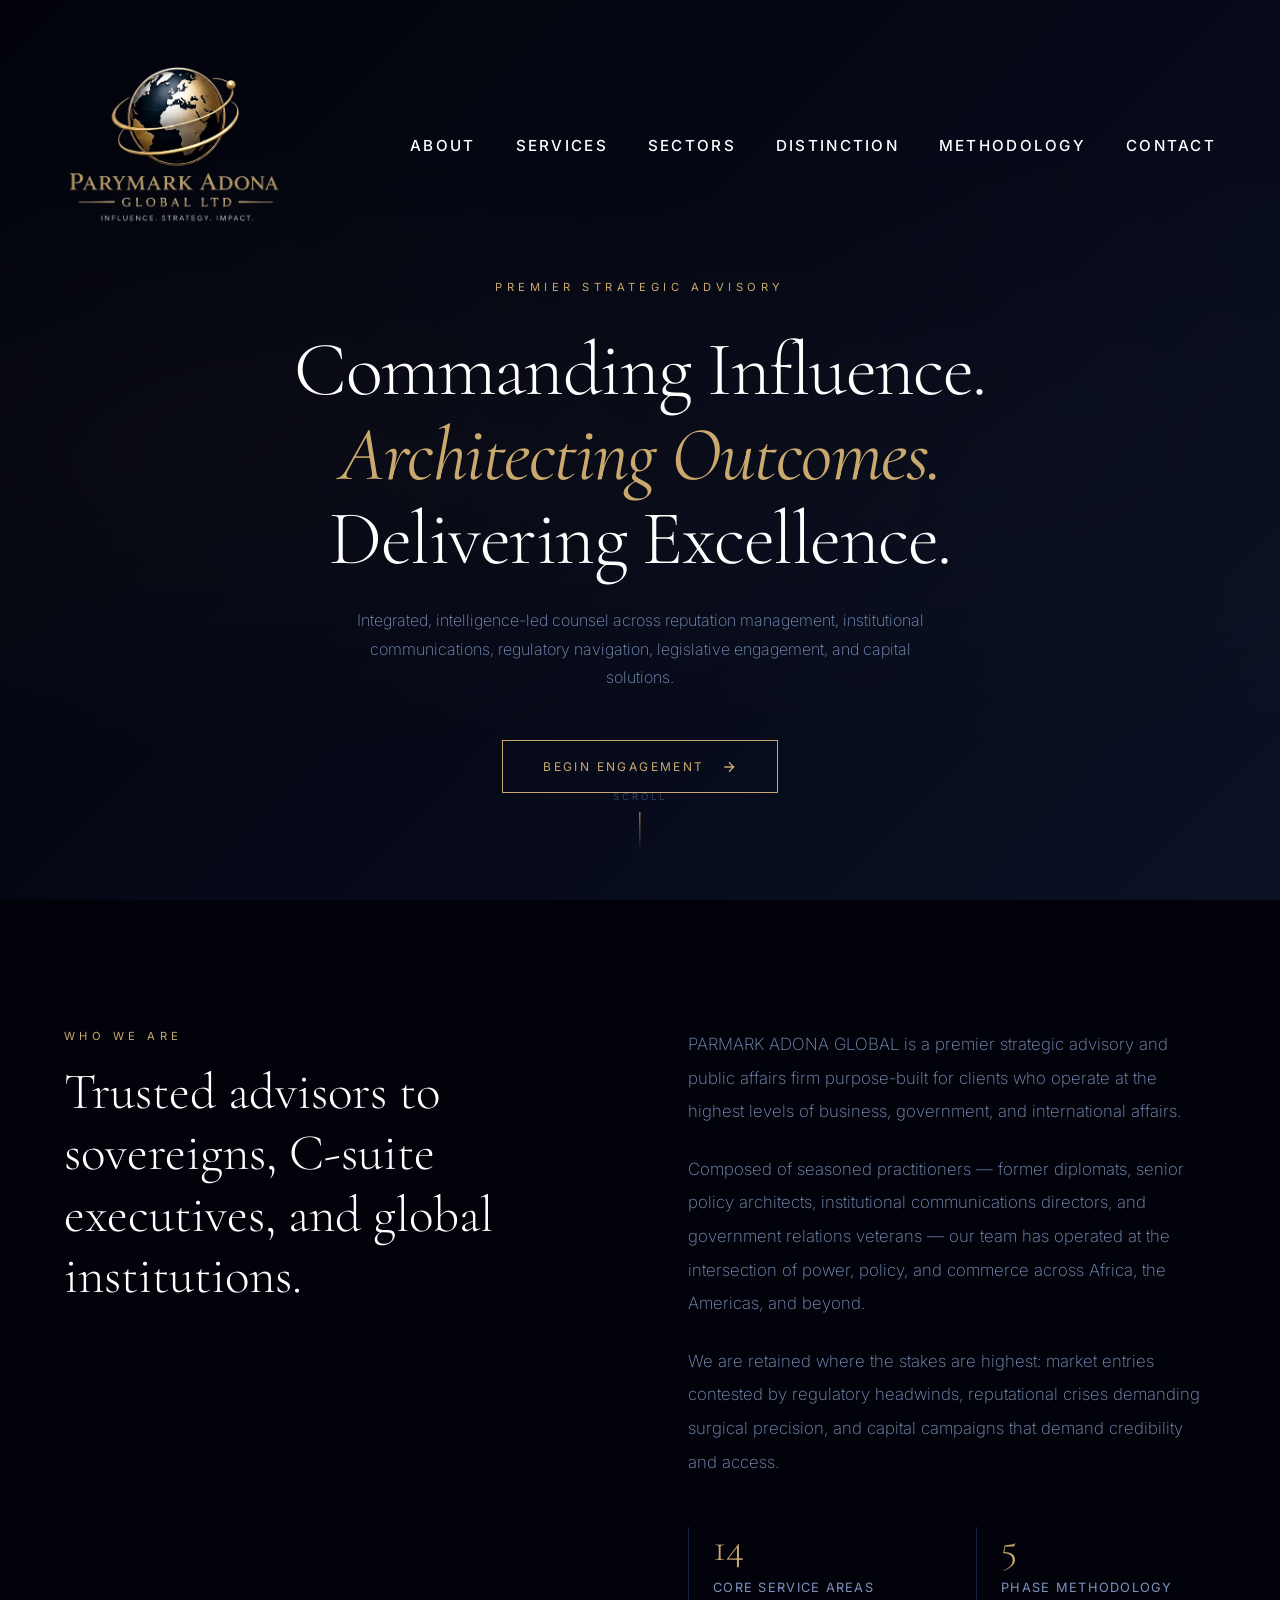
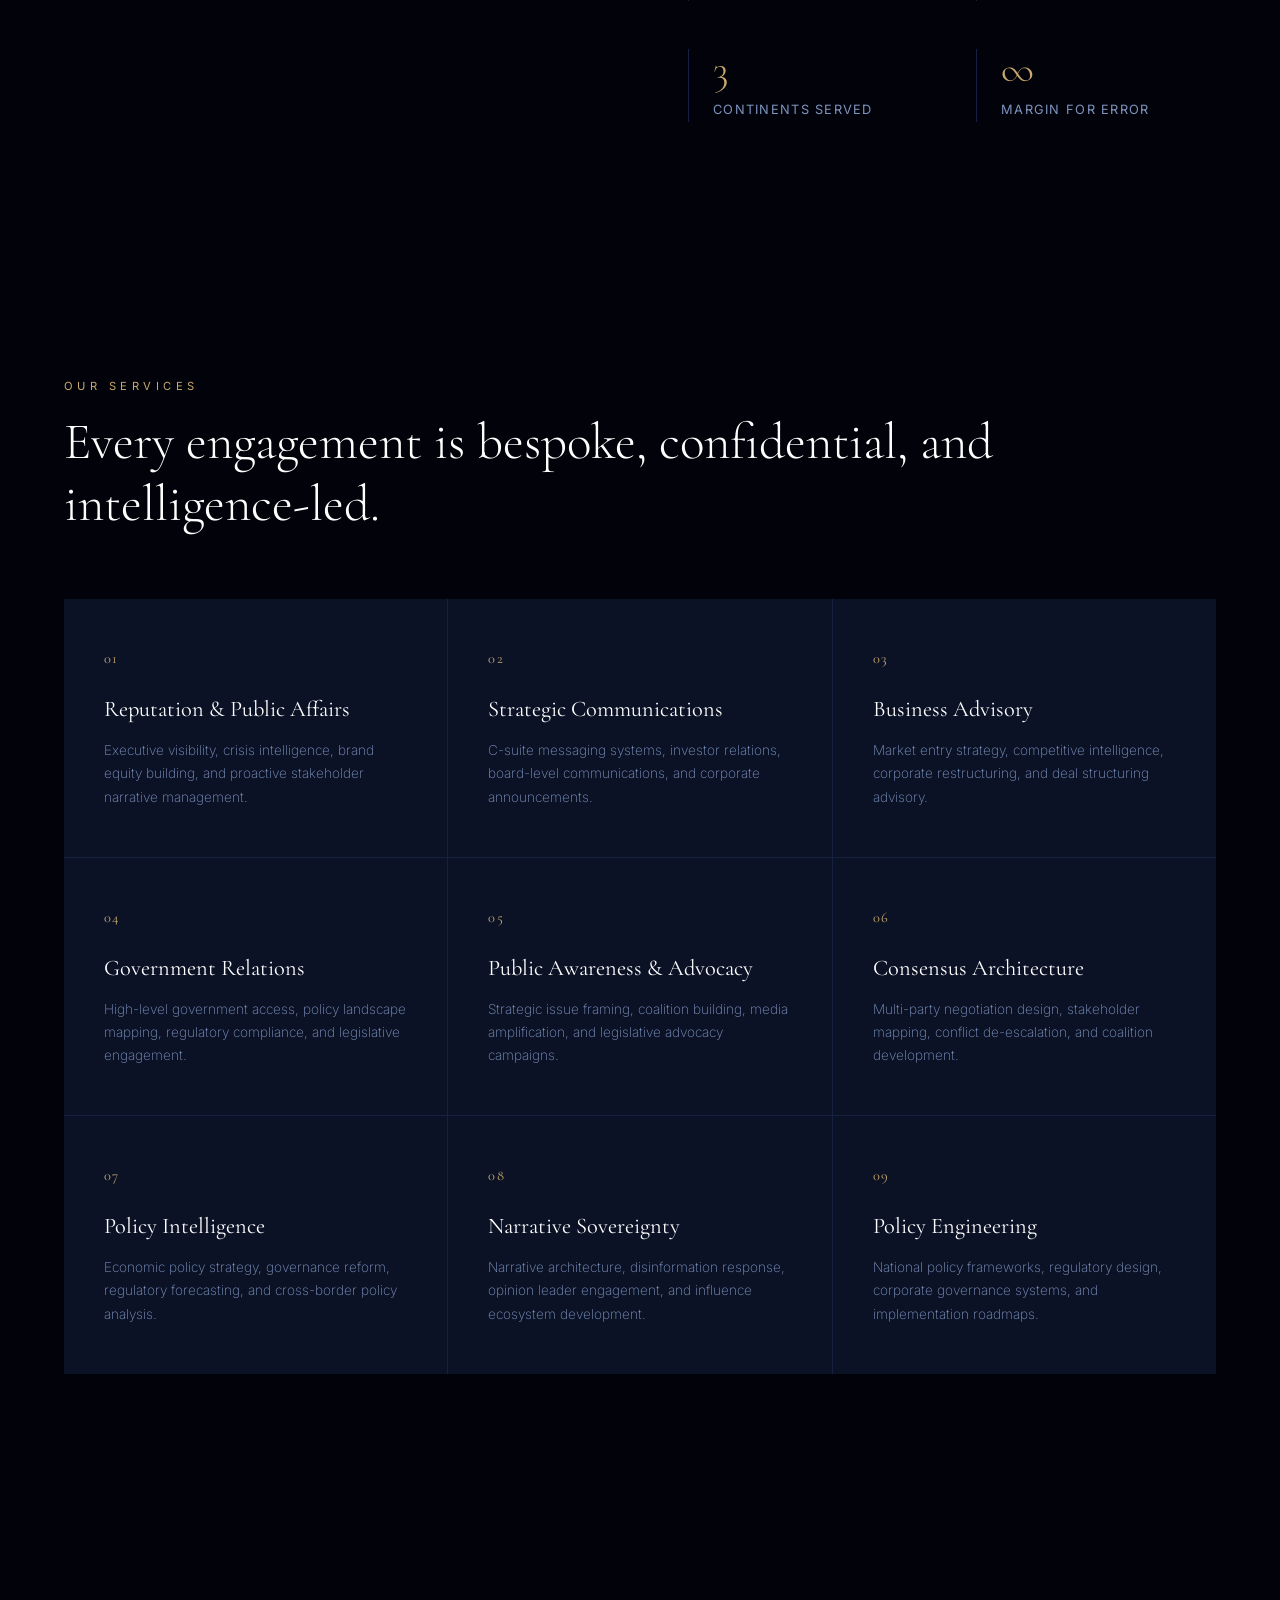
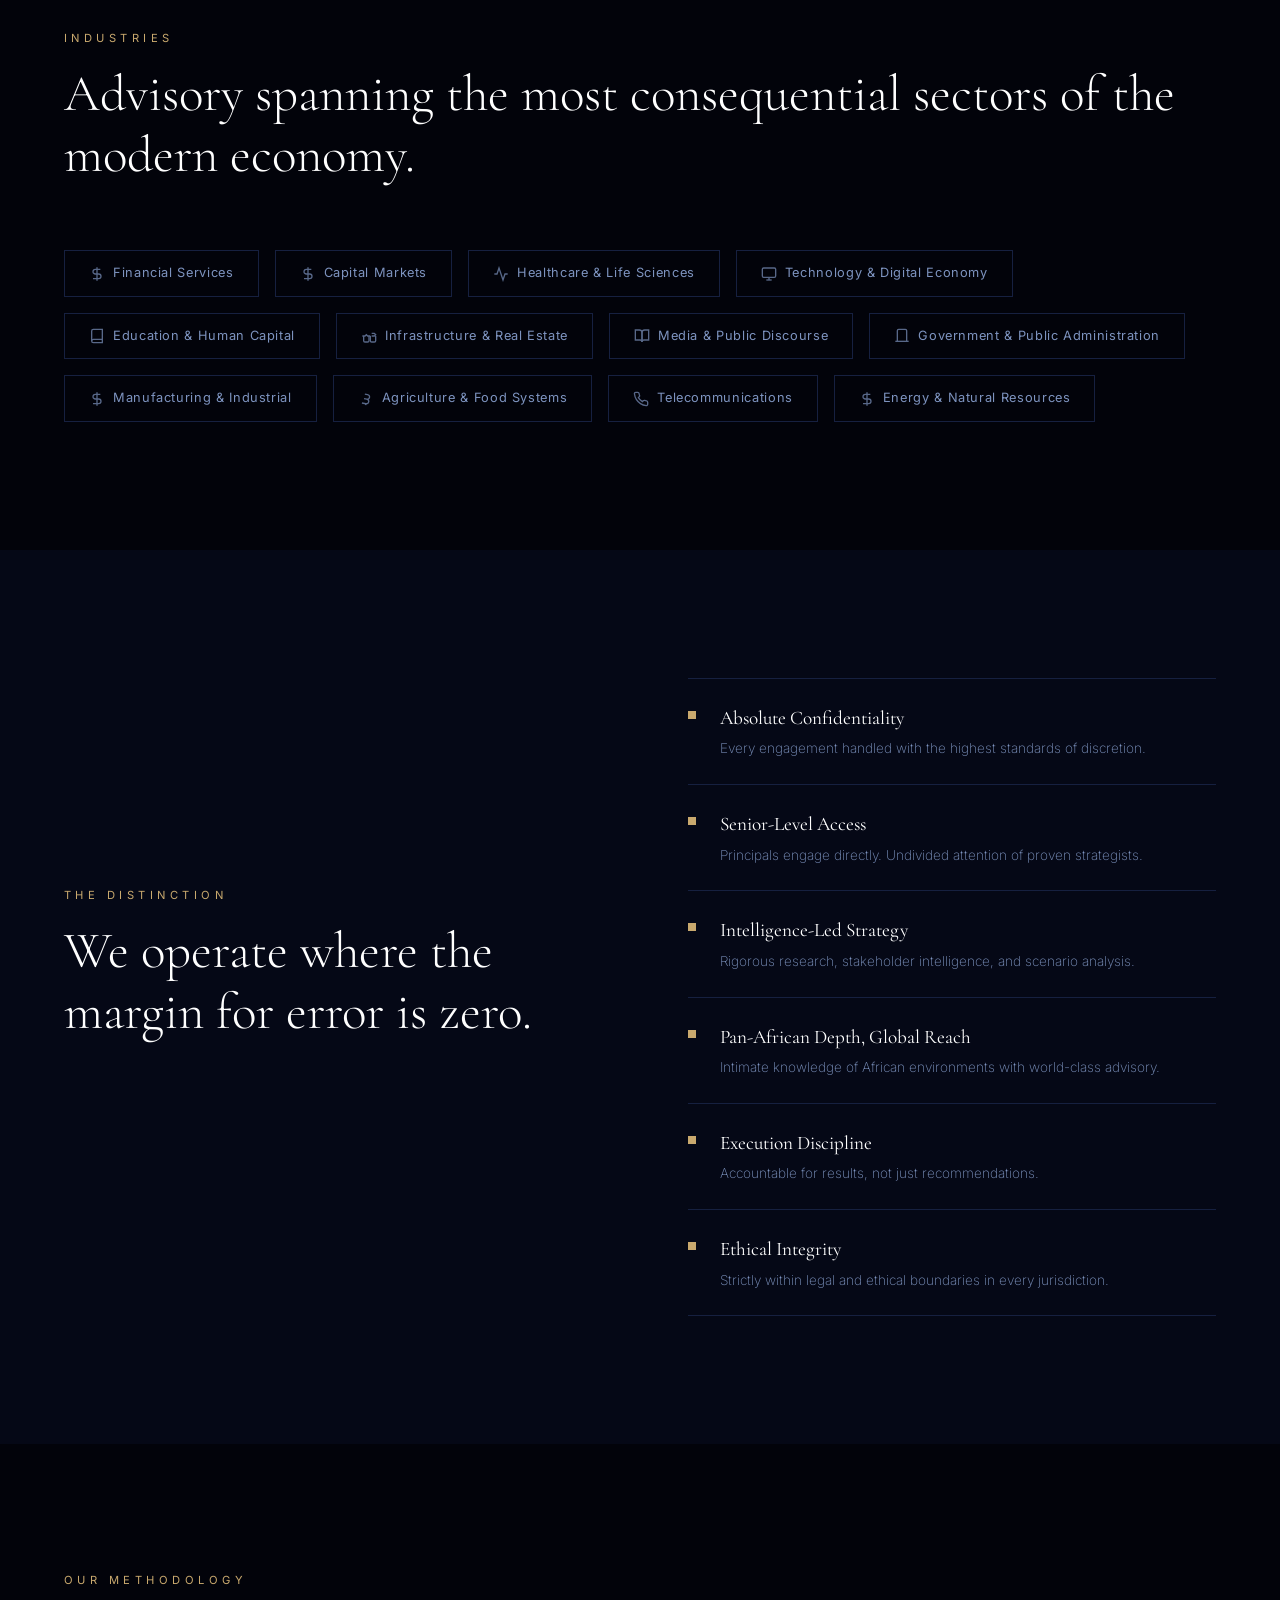
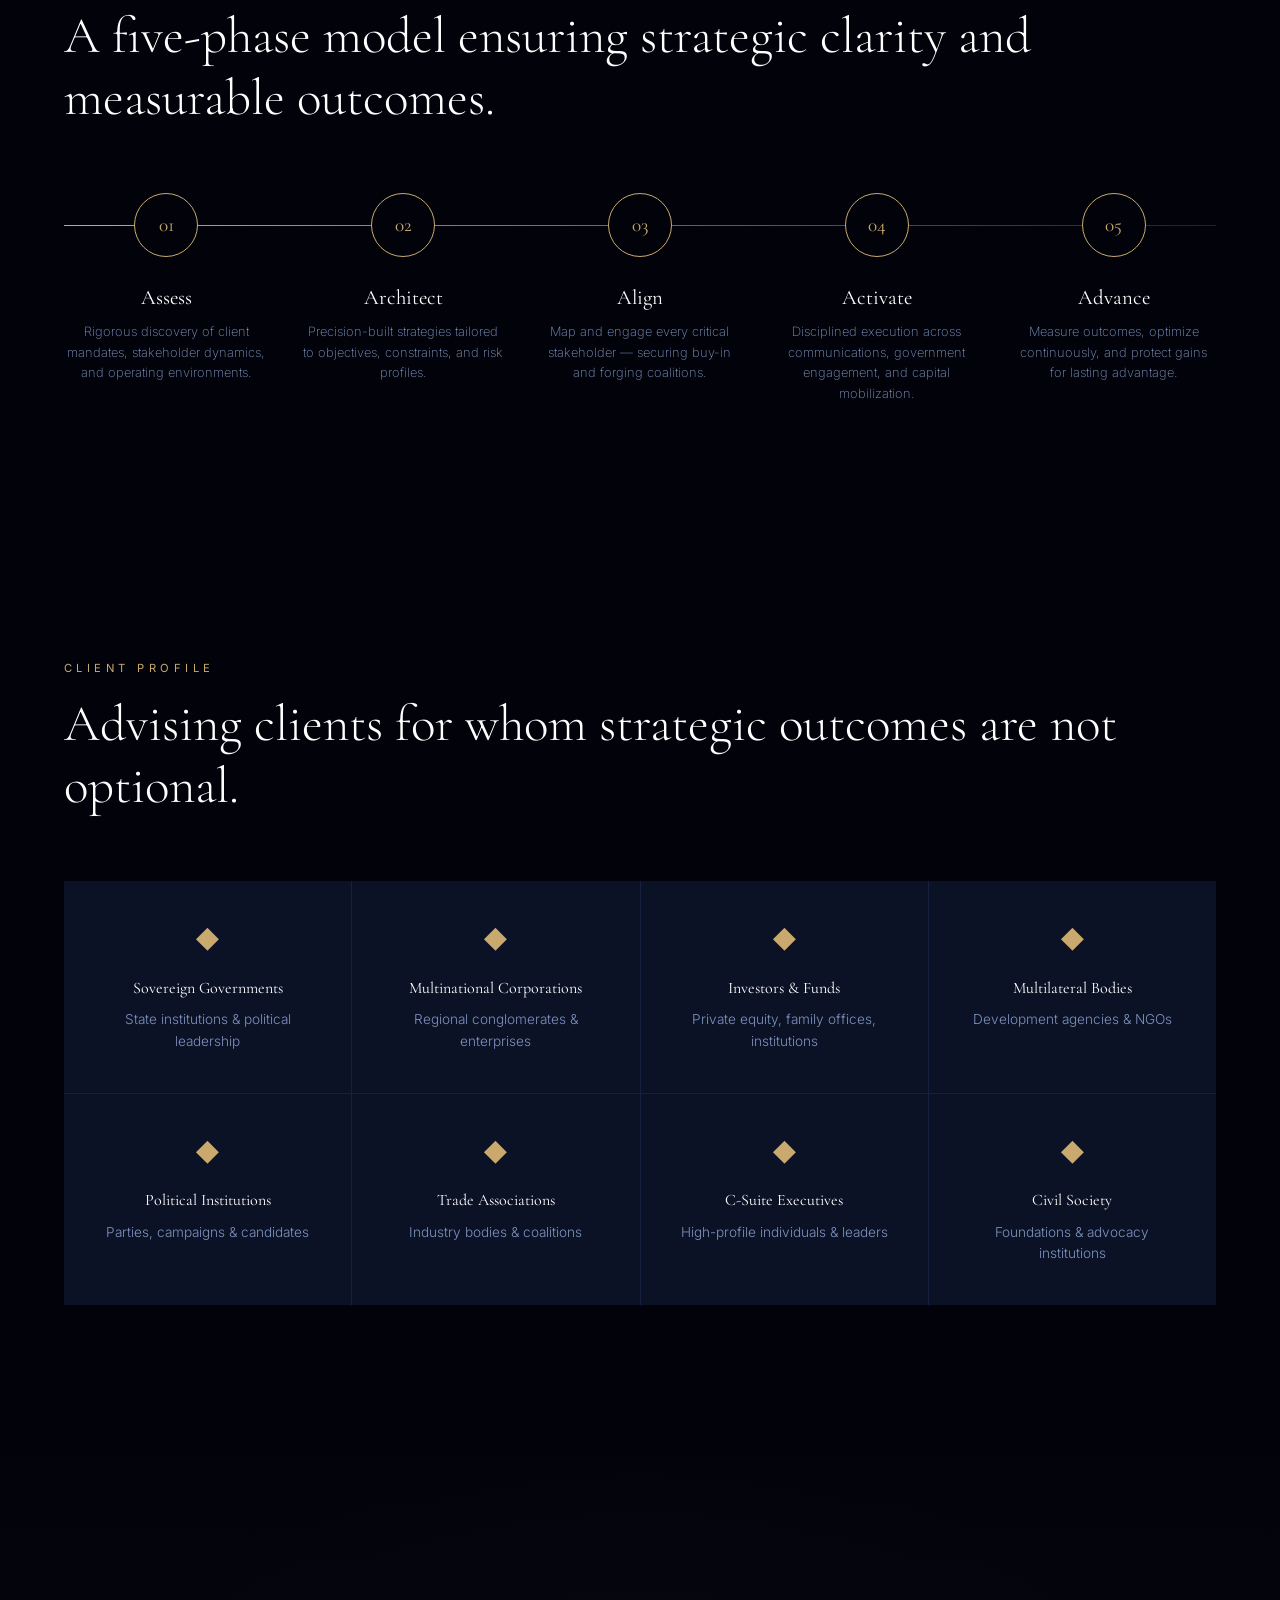
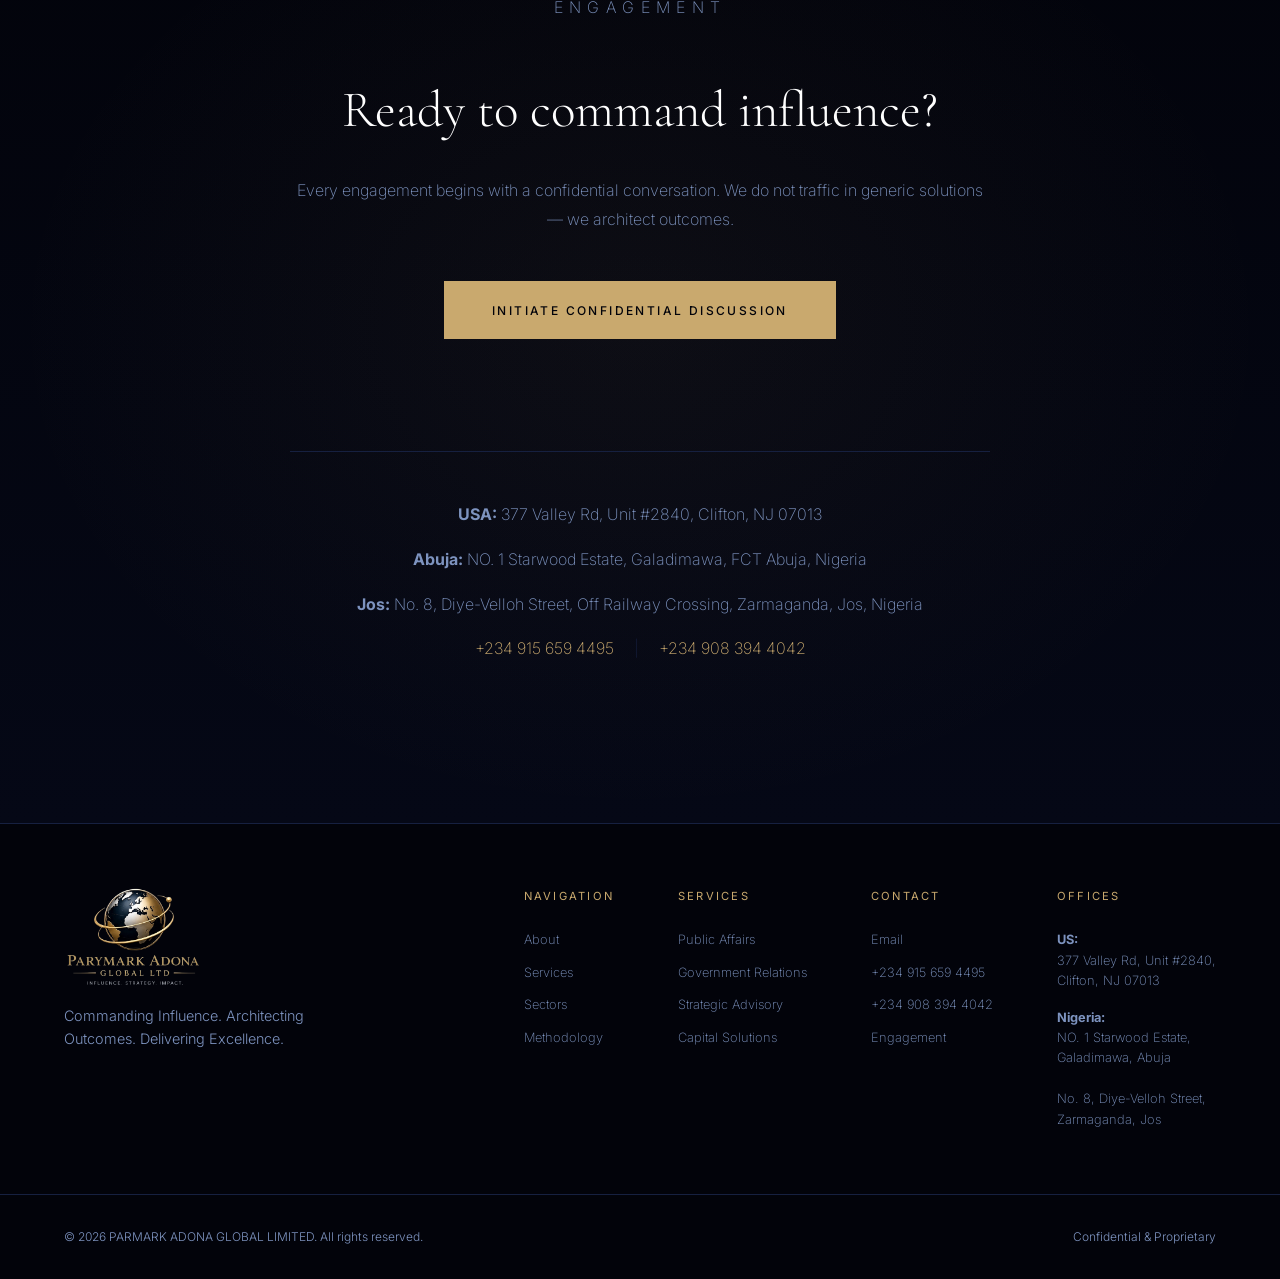
<file: index.html>
<!DOCTYPE html>
<html lang="en">

<head>
    <meta charset="UTF-8">
    <meta name="viewport" content="width=device-width, initial-scale=1.0">
    <title>PARYMARK ADONA GLOBAL | Strategic Advisory & Public Affairs</title>
    <meta name="description"
        content="Premier strategic advisory and public affairs firm. Integrated, intelligence-led counsel across reputation management, institutional communications, regulatory navigation, legislative engagement, and capital solutions.">

    <!-- Favicon -->
    <link rel="icon" type="image/png" href="assets/images/favicon.png">

    <!-- Google Fonts -->
    <link rel="preconnect" href="https://fonts.googleapis.com">
    <link rel="preconnect" href="https://fonts.gstatic.com" crossorigin>
    <link
        href="https://fonts.googleapis.com/css2?family=Cormorant+Garamond:ital,wght@0,300;0,400;0,500;0,600;1,300;1,400&family=Inter:wght@200;300;400;500;600&display=swap"
        rel="stylesheet">

    <!-- CSS — Cascade order matters -->
    <link rel="stylesheet" href="css/tokens.css">
    <link rel="stylesheet" href="css/reset.css">
    <link rel="stylesheet" href="css/typography.css">
    <link rel="stylesheet" href="css/layout.css">

    <!-- Component styles -->
    <link rel="stylesheet" href="css/components/navbar.css">
    <link rel="stylesheet" href="css/components/hero.css">
    <link rel="stylesheet" href="css/components/about.css">
    <link rel="stylesheet" href="css/components/services.css">
    <link rel="stylesheet" href="css/components/sectors.css">
    <link rel="stylesheet" href="css/components/distinction.css">
    <link rel="stylesheet" href="css/components/methodology.css">
    <link rel="stylesheet" href="css/components/clients.css">
    <link rel="stylesheet" href="css/components/cta.css">
    <link rel="stylesheet" href="css/components/footer.css">

    <!-- Animations & Responsive (loaded last to override) -->
    <link rel="stylesheet" href="css/animations.css">
    <link rel="stylesheet" href="css/responsive.css">
</head>

<body>

    <!-- ═══════════════════════════════════════════════════════════
         NAVIGATION
         ═══════════════════════════════════════════════════════════ -->
    <nav class="navbar" id="navbar">
        <a href="/" class="logo">
            <img src="assets/images/mark.png" alt="Parymark Adona Global Ltd" id="logo-img">
        </a>

        <!-- Desktop links -->
        <ul class="nav-links" id="nav-links">
            <li><a href="#about">About</a></li>
            <li><a href="#services">Services</a></li>
            <li><a href="#sectors">Sectors</a></li>
            <li><a href="#distinction">Distinction</a></li>
            <li><a href="#methodology">Methodology</a></li>
            <li><a href="#contact">Contact</a></li>
        </ul>

        <!-- Mobile hamburger -->
        <button class="hamburger" id="hamburger" aria-label="Toggle navigation menu" aria-expanded="false">
            <span></span>
            <span></span>
            <span></span>
        </button>
    </nav>

    <!-- Mobile overlay nav -->
    <div class="mobile-nav" id="mobile-nav" role="navigation" aria-label="Mobile navigation">
        <a href="#about">About</a>
        <a href="#services">Services</a>
        <a href="#sectors">Sectors</a>
        <a href="#distinction">Distinction</a>
        <a href="#methodology">Methodology</a>
        <a href="#contact">Contact</a>
    </div>


    <!-- ═══════════════════════════════════════════════════════════
         HERO
         ═══════════════════════════════════════════════════════════ -->
    <section class="hero" id="hero">
        <div class="hero-content">
            <p class="hero-tagline">Premier Strategic Advisory</p>
            <h1>Commanding Influence.<br><em>Architecting Outcomes.</em><br>Delivering Excellence.</h1>
            <p class="hero-subtitle">Integrated, intelligence-led counsel across reputation management, institutional
                communications, regulatory navigation, legislative engagement, and capital solutions.</p>
            <a href="#contact" class="hero-cta" id="hero-cta">
                Begin Engagement
                <svg viewBox="0 0 24 24" fill="none" stroke="currentColor" stroke-width="2">
                    <path d="M5 12h14M12 5l7 7-7 7" />
                </svg>
            </a>
        </div>
        <div class="scroll-indicator">
            <span>Scroll</span>
            <div class="scroll-line"></div>
        </div>
    </section>


    <!-- ═══════════════════════════════════════════════════════════
         ABOUT
         ═══════════════════════════════════════════════════════════ -->
    <section id="about" class="about fade-in">
        <div>
            <div class="section-header">
                <p class="section-label">Who We Are</p>
                <h2 class="section-title">Trusted advisors to sovereigns, C-suite executives, and global institutions.
                </h2>
            </div>
        </div>
        <div class="about-text">
            <p>PARMARK ADONA GLOBAL is a premier strategic advisory and public affairs firm purpose-built for clients
                who operate at the highest levels of business, government, and international affairs.</p>
            <p>Composed of seasoned practitioners — former diplomats, senior policy architects, institutional
                communications directors, and government relations veterans — our team has operated at the intersection
                of power, policy, and commerce across Africa, the Americas, and beyond.</p>
            <p>We are retained where the stakes are highest: market entries contested by regulatory headwinds,
                reputational crises demanding surgical precision, and capital campaigns that demand credibility and
                access.</p>
            <div class="about-stats">
                <div class="stat-item">
                    <div class="stat-number">14</div>
                    <div class="stat-label">Core Service Areas</div>
                </div>
                <div class="stat-item">
                    <div class="stat-number">5</div>
                    <div class="stat-label">Phase Methodology</div>
                </div>
                <div class="stat-item">
                    <div class="stat-number">3</div>
                    <div class="stat-label">Continents Served</div>
                </div>
                <div class="stat-item">
                    <div class="stat-number">∞</div>
                    <div class="stat-label">Margin for Error</div>
                </div>
            </div>
        </div>
    </section>


    <!-- ═══════════════════════════════════════════════════════════
         SERVICES
         ═══════════════════════════════════════════════════════════ -->
    <section id="services">
        <div class="section-header fade-in">
            <p class="section-label">Our Services</p>
            <h2 class="section-title">Every engagement is bespoke, confidential, and intelligence-led.</h2>
        </div>
        <div class="services-grid fade-in">
            <div class="service-card">
                <div class="service-number">01</div>
                <h3 class="service-title">Reputation & Public Affairs</h3>
                <p class="service-desc">Executive visibility, crisis intelligence, brand equity building, and proactive
                    stakeholder narrative management.</p>
            </div>
            <div class="service-card">
                <div class="service-number">02</div>
                <h3 class="service-title">Strategic Communications</h3>
                <p class="service-desc">C-suite messaging systems, investor relations, board-level communications, and
                    corporate announcements.</p>
            </div>
            <div class="service-card">
                <div class="service-number">03</div>
                <h3 class="service-title">Business Advisory</h3>
                <p class="service-desc">Market entry strategy, competitive intelligence, corporate restructuring, and
                    deal structuring advisory.</p>
            </div>
            <div class="service-card">
                <div class="service-number">04</div>
                <h3 class="service-title">Government Relations</h3>
                <p class="service-desc">High-level government access, policy landscape mapping, regulatory compliance,
                    and legislative engagement.</p>
            </div>
            <div class="service-card">
                <div class="service-number">05</div>
                <h3 class="service-title">Public Awareness & Advocacy</h3>
                <p class="service-desc">Strategic issue framing, coalition building, media amplification, and
                    legislative advocacy campaigns.</p>
            </div>
            <div class="service-card">
                <div class="service-number">06</div>
                <h3 class="service-title">Consensus Architecture</h3>
                <p class="service-desc">Multi-party negotiation design, stakeholder mapping, conflict de-escalation, and
                    coalition development.</p>
            </div>
            <div class="service-card">
                <div class="service-number">07</div>
                <h3 class="service-title">Policy Intelligence</h3>
                <p class="service-desc">Economic policy strategy, governance reform, regulatory forecasting, and
                    cross-border policy analysis.</p>
            </div>
            <div class="service-card">
                <div class="service-number">08</div>
                <h3 class="service-title">Narrative Sovereignty</h3>
                <p class="service-desc">Narrative architecture, disinformation response, opinion leader engagement, and
                    influence ecosystem development.</p>
            </div>
            <div class="service-card">
                <div class="service-number">09</div>
                <h3 class="service-title">Policy Engineering</h3>
                <p class="service-desc">National policy frameworks, regulatory design, corporate governance systems, and
                    implementation roadmaps.</p>
            </div>
        </div>
    </section>


    <!-- ═══════════════════════════════════════════════════════════
         SECTORS
         ═══════════════════════════════════════════════════════════ -->
    <section id="sectors">
        <div class="section-header fade-in">
            <p class="section-label">Industries</p>
            <h2 class="section-title">Advisory spanning the most consequential sectors of the modern economy.</h2>
        </div>
        <div class="sectors-list fade-in">
            <span class="sector-tag">
                <svg viewBox="0 0 24 24" fill="none" stroke="currentColor" stroke-width="2">
                    <path d="M12 2v20M17 5H9.5a3.5 3.5 0 0 0 0 7h5a3.5 3.5 0 0 1 0 7H6" />
                </svg>
                Financial Services
            </span>
            <span class="sector-tag">
                <svg viewBox="0 0 24 24" fill="none" stroke="currentColor" stroke-width="2">
                    <line x1="12" y1="2" x2="12" y2="22" />
                    <path d="M17 5H9.5a3.5 3.5 0 0 0 0 7h5a3.5 3.5 0 0 1 0 7H6" />
                </svg>
                Capital Markets
            </span>
            <span class="sector-tag">
                <svg viewBox="0 0 24 24" fill="none" stroke="currentColor" stroke-width="2">
                    <path d="M22 12h-4l-3 9L9 3l-3 9H2" />
                </svg>
                Healthcare & Life Sciences
            </span>
            <span class="sector-tag">
                <svg viewBox="0 0 24 24" fill="none" stroke="currentColor" stroke-width="2">
                    <rect x="2" y="3" width="20" height="14" rx="2" ry="2" />
                    <line x1="8" y1="21" x2="16" y2="21" />
                    <line x1="12" y1="17" x2="12" y2="21" />
                </svg>
                Technology & Digital Economy
            </span>
            <span class="sector-tag">
                <svg viewBox="0 0 24 24" fill="none" stroke="currentColor" stroke-width="2">
                    <path d="M4 19.5A2.5 2.5 0 0 1 6.5 17H20" />
                    <path d="M6.5 2H20v20H6.5A2.5 2.5 0 0 1 4 19.5v-15A2.5 2.5 0 0 1 6.5 2z" />
                </svg>
                Education & Human Capital
            </span>
            <span class="sector-tag">
                <svg viewBox="0 0 24 24" fill="none" stroke="currentColor" stroke-width="2">
                    <path d="M2 12h4l2-2 2 2h4" />
                    <path d="M4 12v7a2 2 0 0 0 2 2h4a2 2 0 0 0 2-2v-7" />
                    <path d="M14 12v7a2 2 0 0 0 2 2h4a2 2 0 0 0 2-2v-7" />
                    <path d="M16 12h4l2-2-2-2h-4" />
                </svg>
                Infrastructure & Real Estate
            </span>
            <span class="sector-tag">
                <svg viewBox="0 0 24 24" fill="none" stroke="currentColor" stroke-width="2">
                    <path d="M2 3h6a4 4 0 0 1 4 4v14a3 3 0 0 0-3-3H2z" />
                    <path d="M22 3h-6a4 4 0 0 0-4 4v14a3 3 0 0 1 3-3h7z" />
                </svg>
                Media & Public Discourse
            </span>
            <span class="sector-tag">
                <svg viewBox="0 0 24 24" fill="none" stroke="currentColor" stroke-width="2">
                    <path d="M2 20h20" />
                    <path d="M5 20V4a2 2 0 0 1 2-2h10a2 2 0 0 1 2 2v16" />
                </svg>
                Government & Public Administration
            </span>
            <span class="sector-tag">
                <svg viewBox="0 0 24 24" fill="none" stroke="currentColor" stroke-width="2">
                    <path d="M12 2v20" />
                    <path d="M17 5H9.5a3.5 3.5 0 0 0 0 7h5a3.5 3.5 0 0 1 0 7H6" />
                </svg>
                Manufacturing & Industrial
            </span>
            <span class="sector-tag">
                <svg viewBox="0 0 24 24" fill="none" stroke="currentColor" stroke-width="2">
                    <path
                        d="M11.767 19.089c4.924.868 6.14-6.025 1.216-6.894m-1.216 6.894L5.86 18.047m5.908 1.042-.347 1.97m1.563-8.864c4.924.869 6.14-6.025 1.215-6.893m-1.215 6.893-3.94-.694m5.155-6.2-3.94-.694" />
                </svg>
                Agriculture & Food Systems
            </span>
            <span class="sector-tag">
                <svg viewBox="0 0 24 24" fill="none" stroke="currentColor" stroke-width="2">
                    <path
                        d="M22 16.92v3a2 2 0 0 1-2.18 2 19.79 19.79 0 0 1-8.63-3.07 19.5 19.5 0 0 1-6-6 19.79 19.79 0 0 1-3.07-8.67A2 2 0 0 1 4.11 2h3a2 2 0 0 1 2 1.72 12.84 12.84 0 0 0 .7 2.81 2 2 0 0 1-.45 2.11L8.09 9.91a16 16 0 0 0 6 6l1.27-1.27a2 2 0 0 1 2.11-.45 12.84 12.84 0 0 0 2.81.7A2 2 0 0 1 22 16.92z" />
                </svg>
                Telecommunications
            </span>
            <span class="sector-tag">
                <svg viewBox="0 0 24 24" fill="none" stroke="currentColor" stroke-width="2">
                    <path d="M12 2v20M17 5H9.5a3.5 3.5 0 0 0 0 7h5a3.5 3.5 0 0 1 0 7H6" />
                </svg>
                Energy & Natural Resources
            </span>
        </div>
    </section>


    <!-- ═══════════════════════════════════════════════════════════
         DISTINCTION
         ═══════════════════════════════════════════════════════════ -->
    <section class="distinction" id="distinction">
        <div class="distinction-inner fade-in">
            <div>
                <div class="section-header">
                    <p class="section-label">The Distinction</p>
                    <h2 class="section-title">We operate where the margin for error is zero.</h2>
                </div>
            </div>
            <ul class="distinction-list">
                <li>
                    <div class="distinction-icon"></div>
                    <div>
                        <h4>Absolute Confidentiality</h4>
                        <p>Every engagement handled with the highest standards of discretion.</p>
                    </div>
                </li>
                <li>
                    <div class="distinction-icon"></div>
                    <div>
                        <h4>Senior-Level Access</h4>
                        <p>Principals engage directly. Undivided attention of proven strategists.</p>
                    </div>
                </li>
                <li>
                    <div class="distinction-icon"></div>
                    <div>
                        <h4>Intelligence-Led Strategy</h4>
                        <p>Rigorous research, stakeholder intelligence, and scenario analysis.</p>
                    </div>
                </li>
                <li>
                    <div class="distinction-icon"></div>
                    <div>
                        <h4>Pan-African Depth, Global Reach</h4>
                        <p>Intimate knowledge of African environments with world-class advisory.</p>
                    </div>
                </li>
                <li>
                    <div class="distinction-icon"></div>
                    <div>
                        <h4>Execution Discipline</h4>
                        <p>Accountable for results, not just recommendations.</p>
                    </div>
                </li>
                <li>
                    <div class="distinction-icon"></div>
                    <div>
                        <h4>Ethical Integrity</h4>
                        <p>Strictly within legal and ethical boundaries in every jurisdiction.</p>
                    </div>
                </li>
            </ul>
        </div>
    </section>


    <!-- ═══════════════════════════════════════════════════════════
         METHODOLOGY
         ═══════════════════════════════════════════════════════════ -->
    <section id="methodology">
        <div class="section-header fade-in">
            <p class="section-label">Our Methodology</p>
            <h2 class="section-title">A five-phase model ensuring strategic clarity and measurable outcomes.</h2>
        </div>
        <div class="methodology-steps fade-in">
            <div class="step">
                <div class="step-number">01</div>
                <h3 class="step-title">Assess</h3>
                <p class="step-desc">Rigorous discovery of client mandates, stakeholder dynamics, and operating
                    environments.</p>
            </div>
            <div class="step">
                <div class="step-number">02</div>
                <h3 class="step-title">Architect</h3>
                <p class="step-desc">Precision-built strategies tailored to objectives, constraints, and risk profiles.
                </p>
            </div>
            <div class="step">
                <div class="step-number">03</div>
                <h3 class="step-title">Align</h3>
                <p class="step-desc">Map and engage every critical stakeholder — securing buy-in and forging coalitions.
                </p>
            </div>
            <div class="step">
                <div class="step-number">04</div>
                <h3 class="step-title">Activate</h3>
                <p class="step-desc">Disciplined execution across communications, government engagement, and capital
                    mobilization.</p>
            </div>
            <div class="step">
                <div class="step-number">05</div>
                <h3 class="step-title">Advance</h3>
                <p class="step-desc">Measure outcomes, optimize continuously, and protect gains for lasting advantage.
                </p>
            </div>
        </div>
    </section>


    <!-- ═══════════════════════════════════════════════════════════
         CLIENTS
         ═══════════════════════════════════════════════════════════ -->
    <section id="clients">
        <div class="section-header fade-in">
            <p class="section-label">Client Profile</p>
            <h2 class="section-title">Advising clients for whom strategic outcomes are not optional.</h2>
        </div>
        <div class="clients-grid fade-in">
            <div class="client-card">
                <div class="client-icon">&#9670;</div>
                <h4>Sovereign Governments</h4>
                <p>State institutions & political leadership</p>
            </div>
            <div class="client-card">
                <div class="client-icon">&#9670;</div>
                <h4>Multinational Corporations</h4>
                <p>Regional conglomerates & enterprises</p>
            </div>
            <div class="client-card">
                <div class="client-icon">&#9670;</div>
                <h4>Investors & Funds</h4>
                <p>Private equity, family offices, institutions</p>
            </div>
            <div class="client-card">
                <div class="client-icon">&#9670;</div>
                <h4>Multilateral Bodies</h4>
                <p>Development agencies & NGOs</p>
            </div>
            <div class="client-card">
                <div class="client-icon">&#9670;</div>
                <h4>Political Institutions</h4>
                <p>Parties, campaigns & candidates</p>
            </div>
            <div class="client-card">
                <div class="client-icon">&#9670;</div>
                <h4>Trade Associations</h4>
                <p>Industry bodies & coalitions</p>
            </div>
            <div class="client-card">
                <div class="client-icon">&#9670;</div>
                <h4>C-Suite Executives</h4>
                <p>High-profile individuals & leaders</p>
            </div>
            <div class="client-card">
                <div class="client-icon">&#9670;</div>
                <h4>Civil Society</h4>
                <p>Foundations & advocacy institutions</p>
            </div>
        </div>
    </section>


    <!-- ═══════════════════════════════════════════════════════════
         CALL TO ACTION
         ═══════════════════════════════════════════════════════════ -->
    <section class="cta-section" id="contact">
        <div class="cta-content fade-in">
            <p class="section-label">Engagement</p>
            <h2>Ready to command influence?</h2>
            <p>Every engagement begins with a confidential conversation. We do not traffic in generic solutions — we
                architect outcomes.</p>
            <a href="mailto:contact@parmarkadona.com" class="cta-btn" id="cta-btn">Initiate Confidential Discussion</a>
            <div class="cta-contact-details">
                <p class="cta-address"><strong>USA:</strong> 377 Valley Rd, Unit #2840, Clifton,
                    NJ 07013</p>
                <p class="cta-address"><strong>Abuja:</strong> NO. 1 Starwood Estate, Galadimawa, FCT Abuja, Nigeria</p>
                <p class="cta-address"><strong>Jos:</strong> No. 8, Diye-Velloh Street, Off Railway Crossing,
                    Zarmaganda, Jos, Nigeria</p>
                <p class="cta-phone" style="margin-top: 1rem;">
                    <a href="tel:+2349156594495">+234 915 659 4495</a>
                    <span class="cta-phone-divider">|</span>
                    <a href="tel:+2349083944042">+234 908 394 4042</a>
                </p>
            </div>
        </div>
    </section>


    <!-- ═══════════════════════════════════════════════════════════
         FOOTER
         ═══════════════════════════════════════════════════════════ -->
    <footer>
        <div>
            <div class="footer-brand">
                <img src="assets/images/mark.png" alt="Parymark Adona Global Ltd">
            </div>
            <p class="footer-tagline">Commanding Influence. Architecting Outcomes. Delivering Excellence.</p>
        </div>
        <div class="footer-links">
            <div class="footer-col">
                <h5>Navigation</h5>
                <a href="#about">About</a>
                <a href="#services">Services</a>
                <a href="#sectors">Sectors</a>
                <a href="#methodology">Methodology</a>
            </div>
            <div class="footer-col">
                <h5>Services</h5>
                <a href="#services">Public Affairs</a>
                <a href="#services">Government Relations</a>
                <a href="#services">Strategic Advisory</a>
                <a href="#services">Capital Solutions</a>
            </div>
            <div class="footer-col">
                <h5>Contact</h5>
                <a href="info@parymark.org">Email</a>
                <a href="tel:+2349156594495">+234 915 659 4495</a>
                <a href="tel:+2349083944042">+234 908 394 4042</a>
                <a href="#contact">Engagement</a>
            </div>
            <div class="footer-col">
                <h5>Offices</h5>
                <p class="footer-address"><strong>US:</strong><br>377 Valley Rd, Unit #2840,<br>Clifton, NJ 07013</p>
                <p class="footer-address" style="margin-top: 1rem;"><strong>Nigeria:</strong><br>NO. 1 Starwood
                    Estate,<br>Galadimawa, Abuja<br><br>No. 8, Diye-Velloh Street,<br>Zarmaganda, Jos</p>
            </div>
        </div>
    </footer>
    <div class="footer-bottom">
        <p>&copy; 2026 PARMARK ADONA GLOBAL LIMITED. All rights reserved.</p>
        <p>Confidential & Proprietary</p>
    </div>


    <!-- JavaScript — ES modules -->
    <script type="module" src="js/app.js"></script>

</body>

</html>
</file>
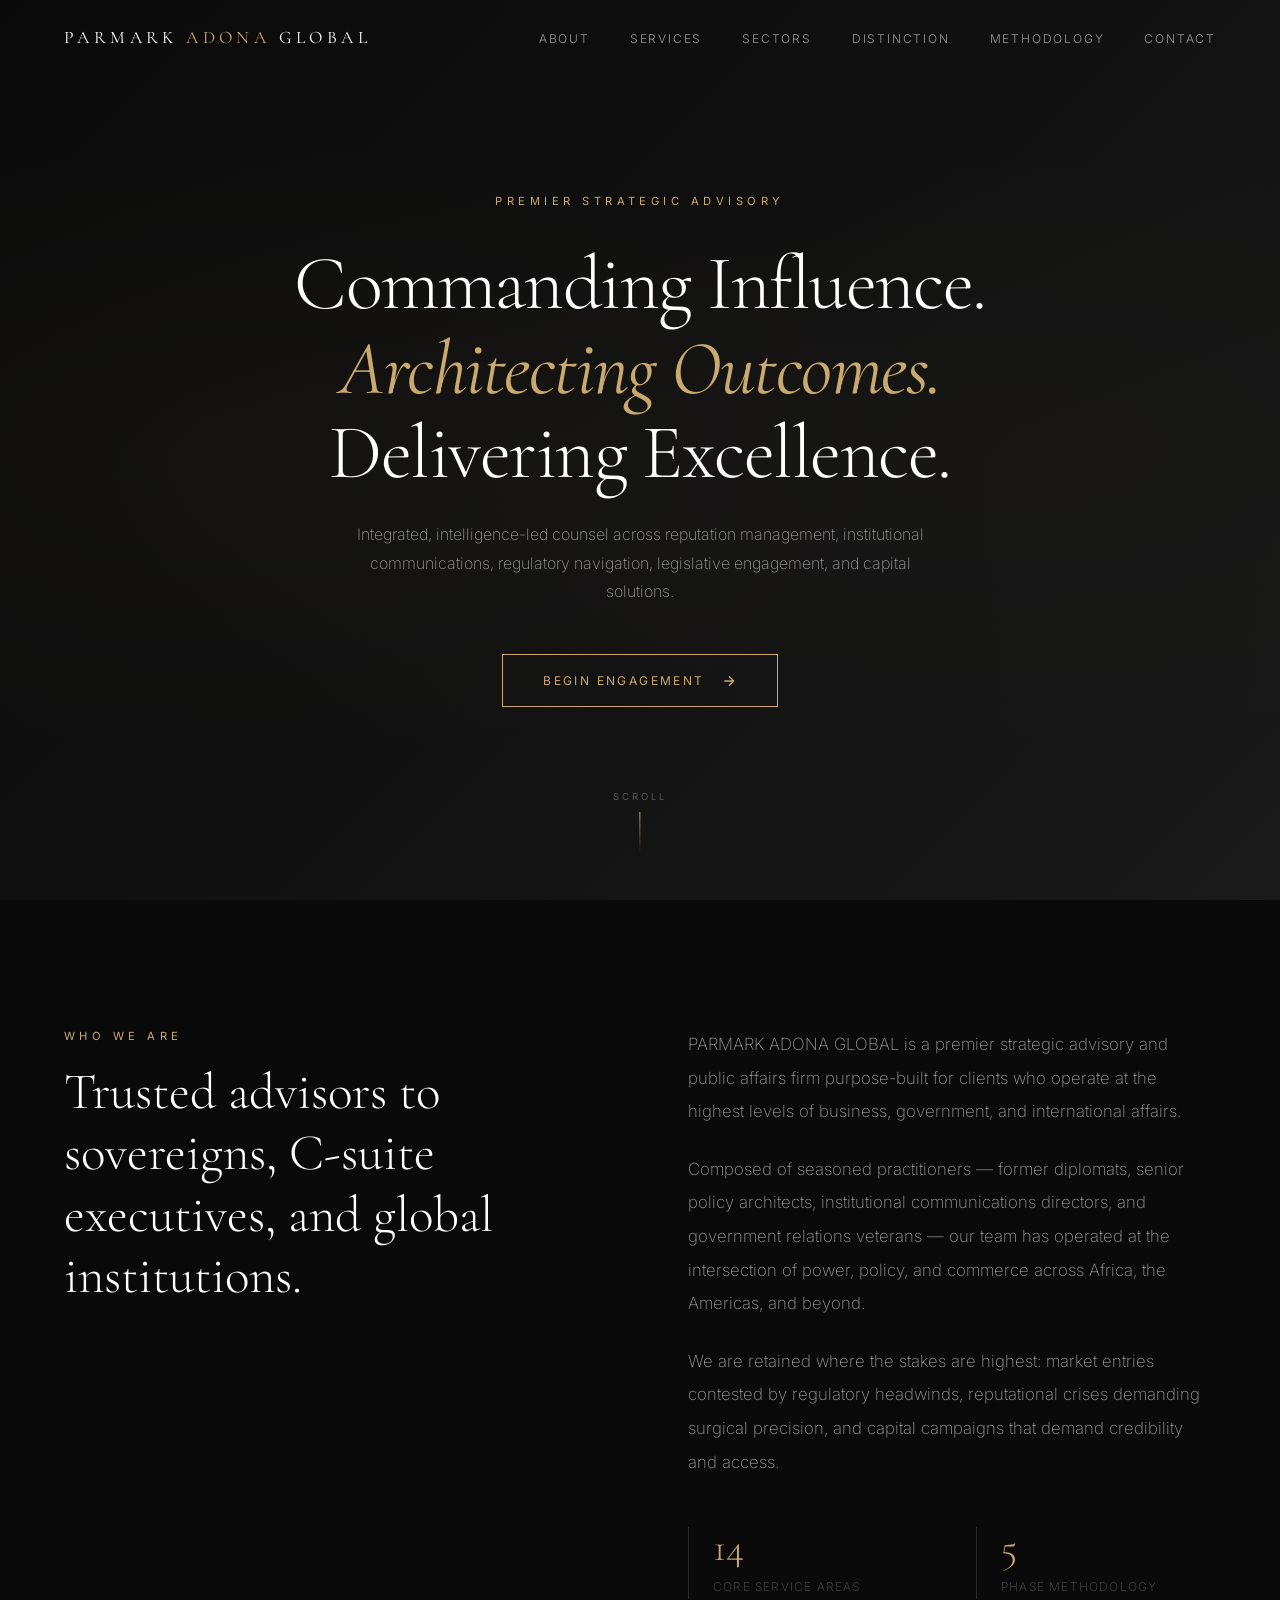
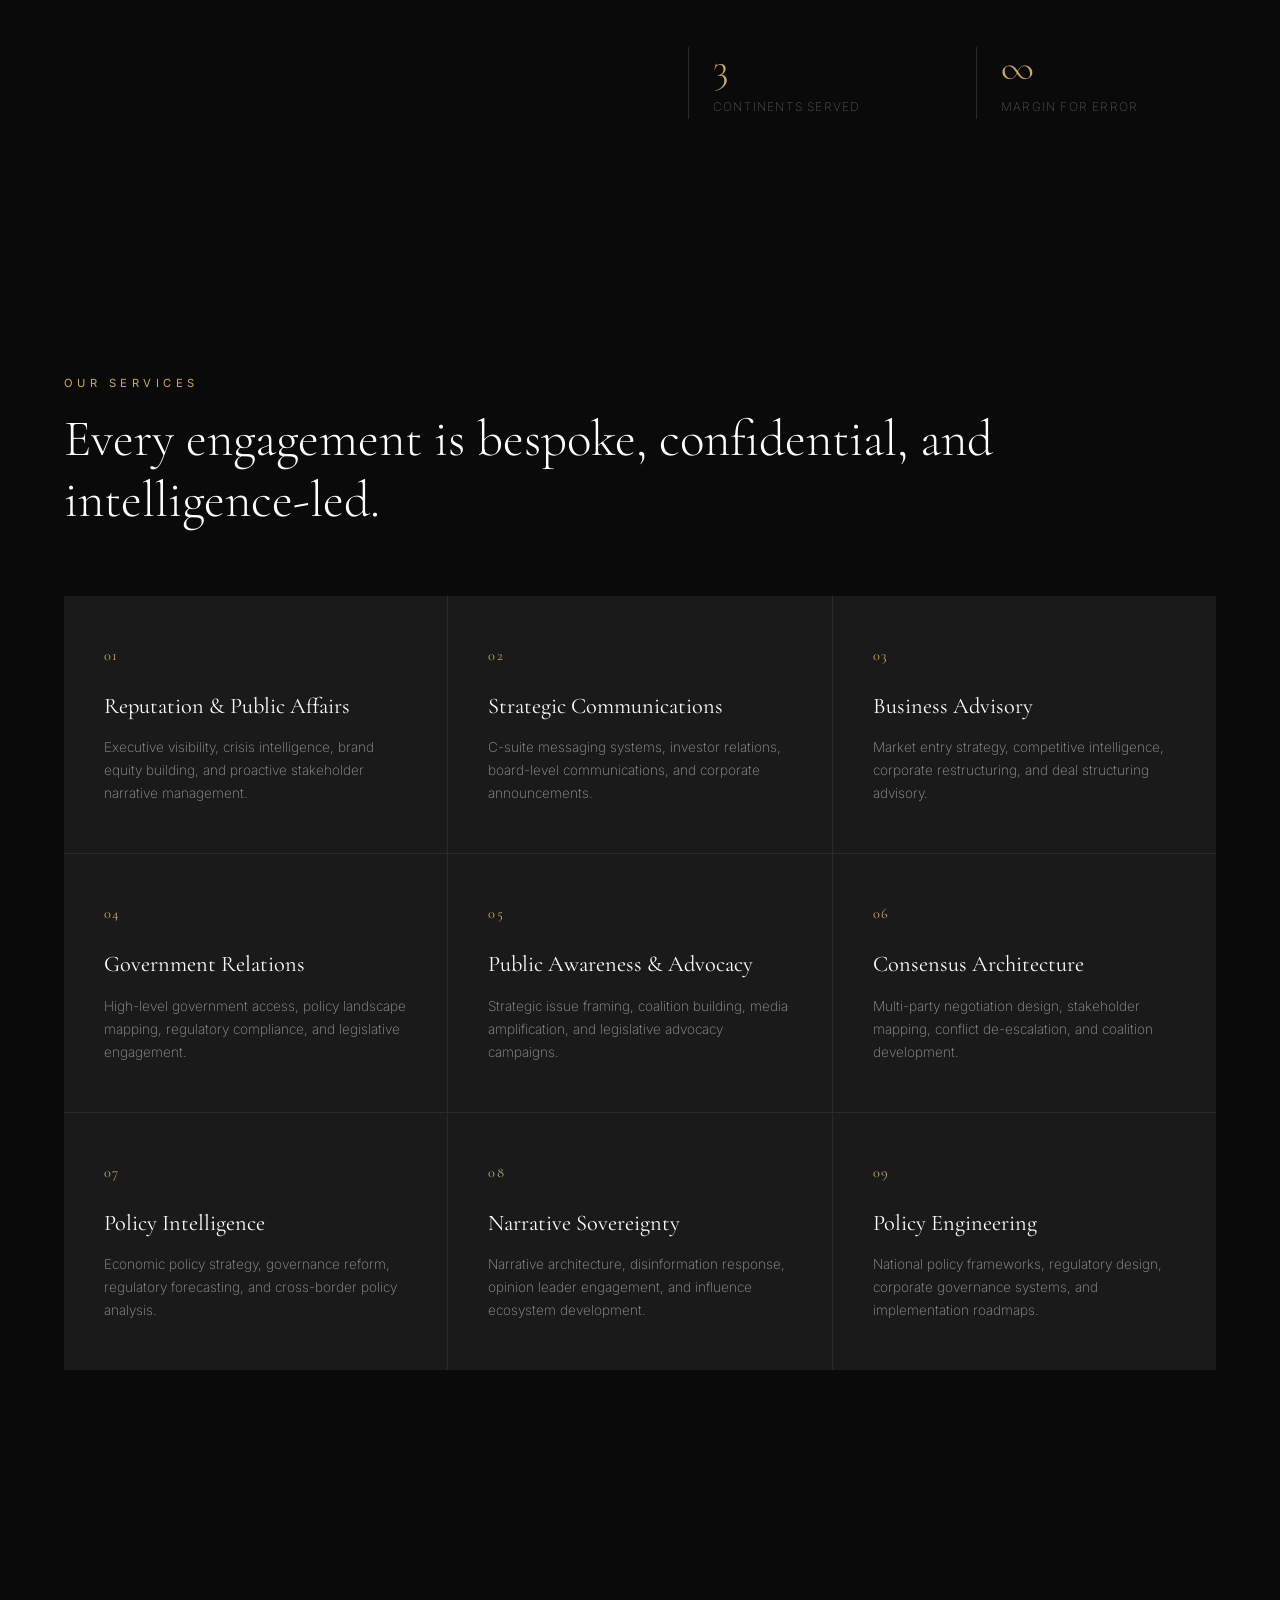
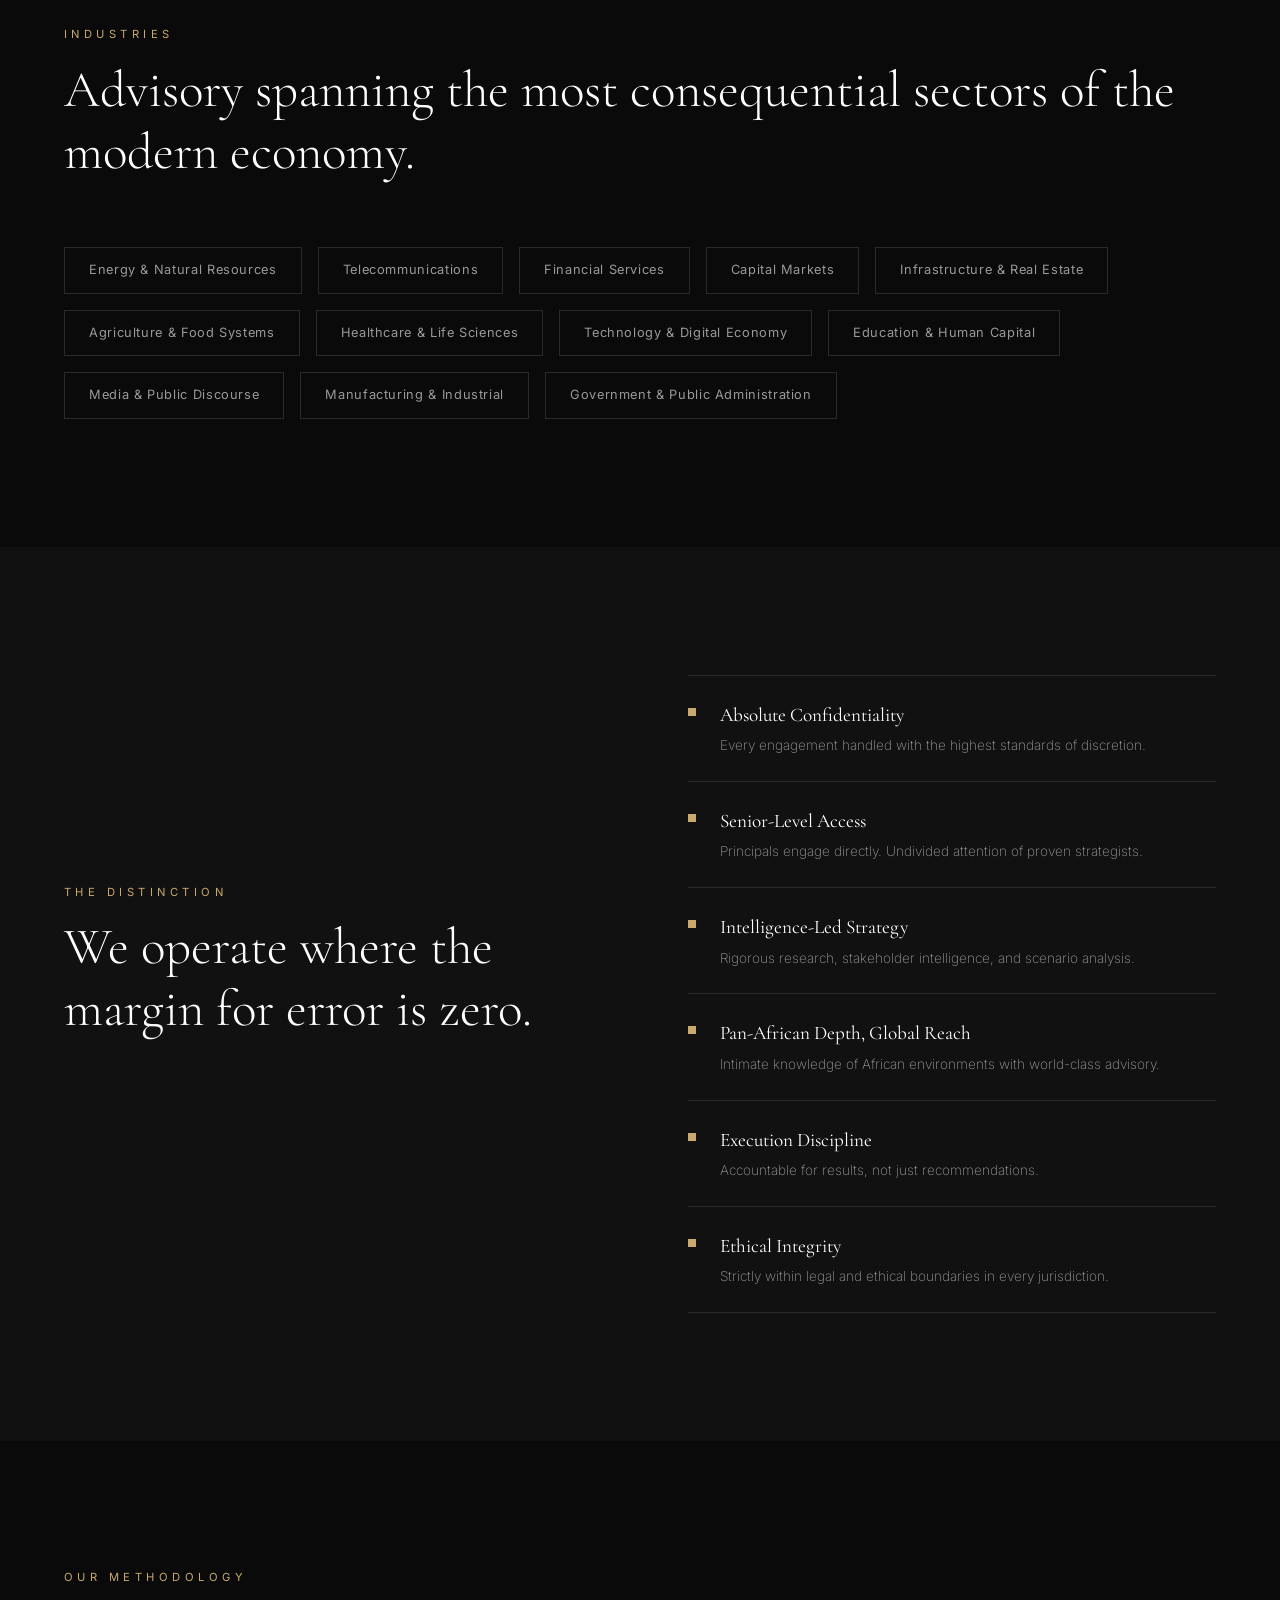
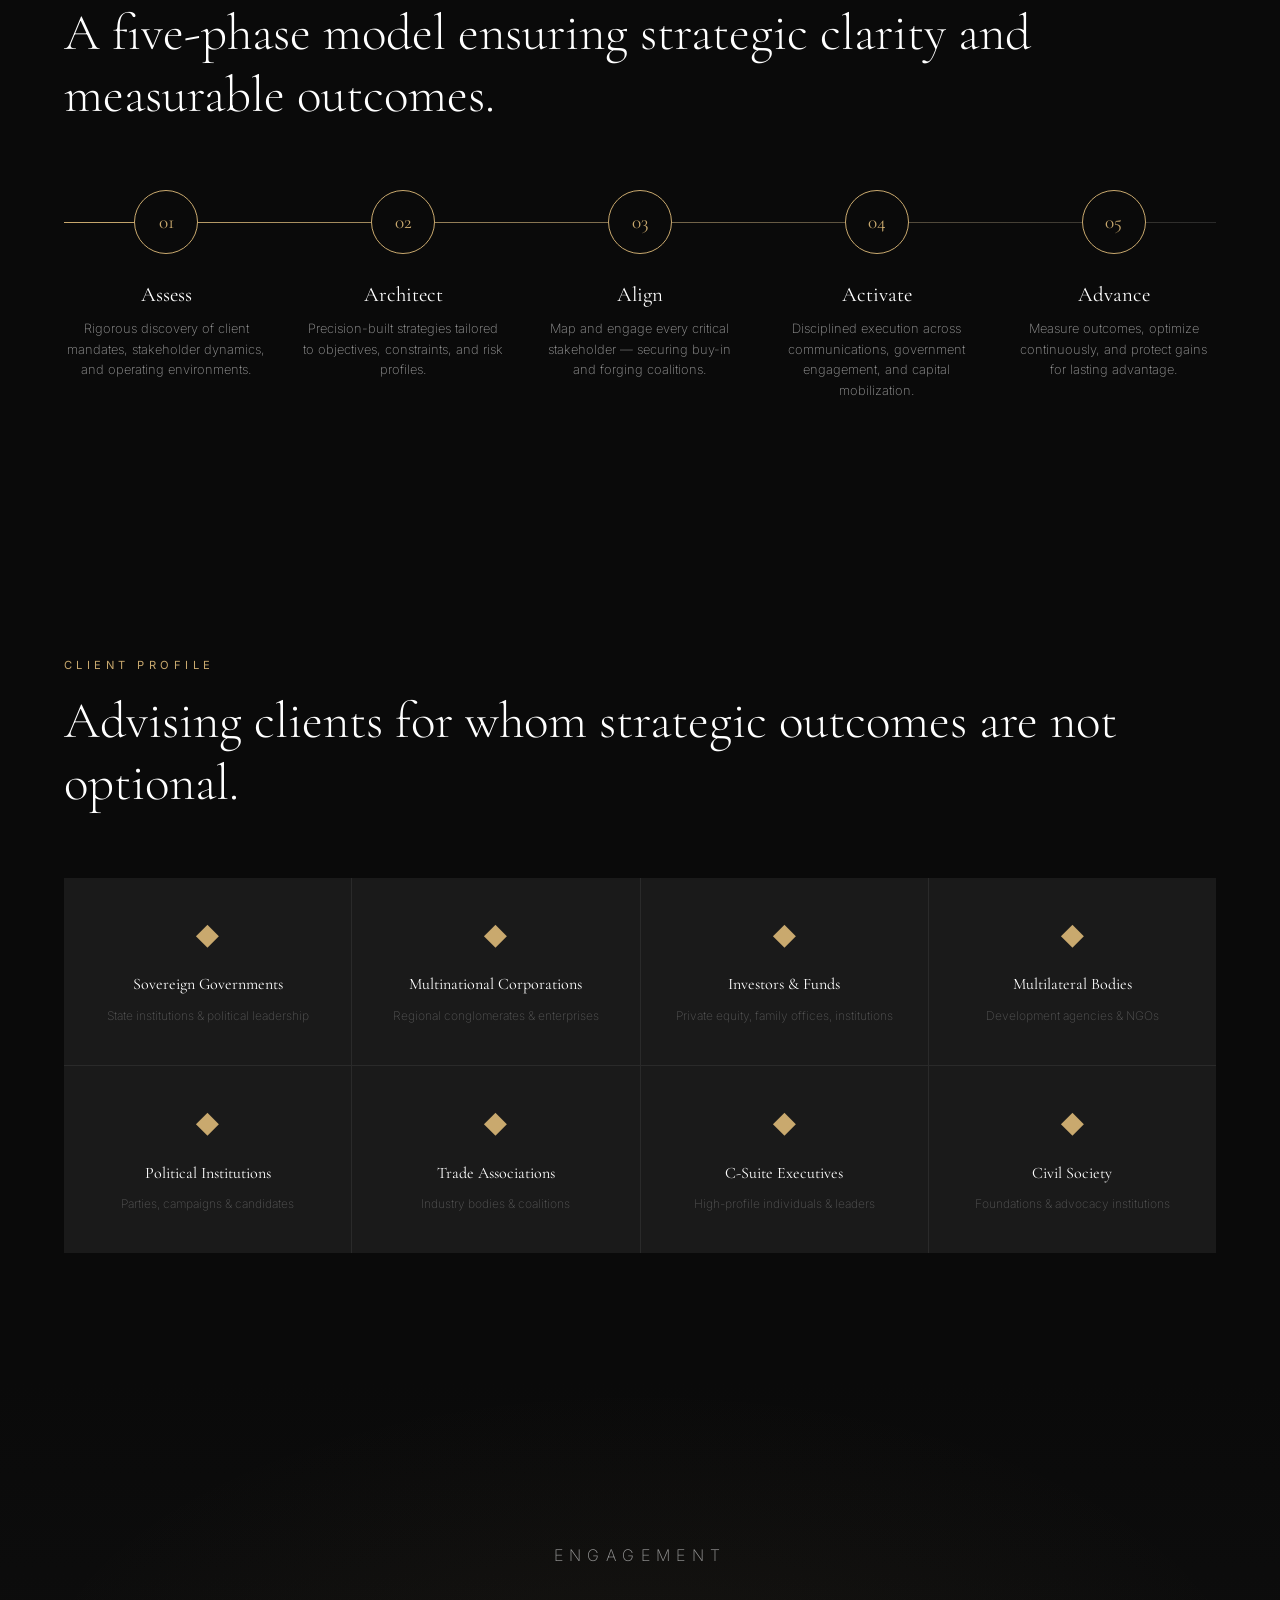
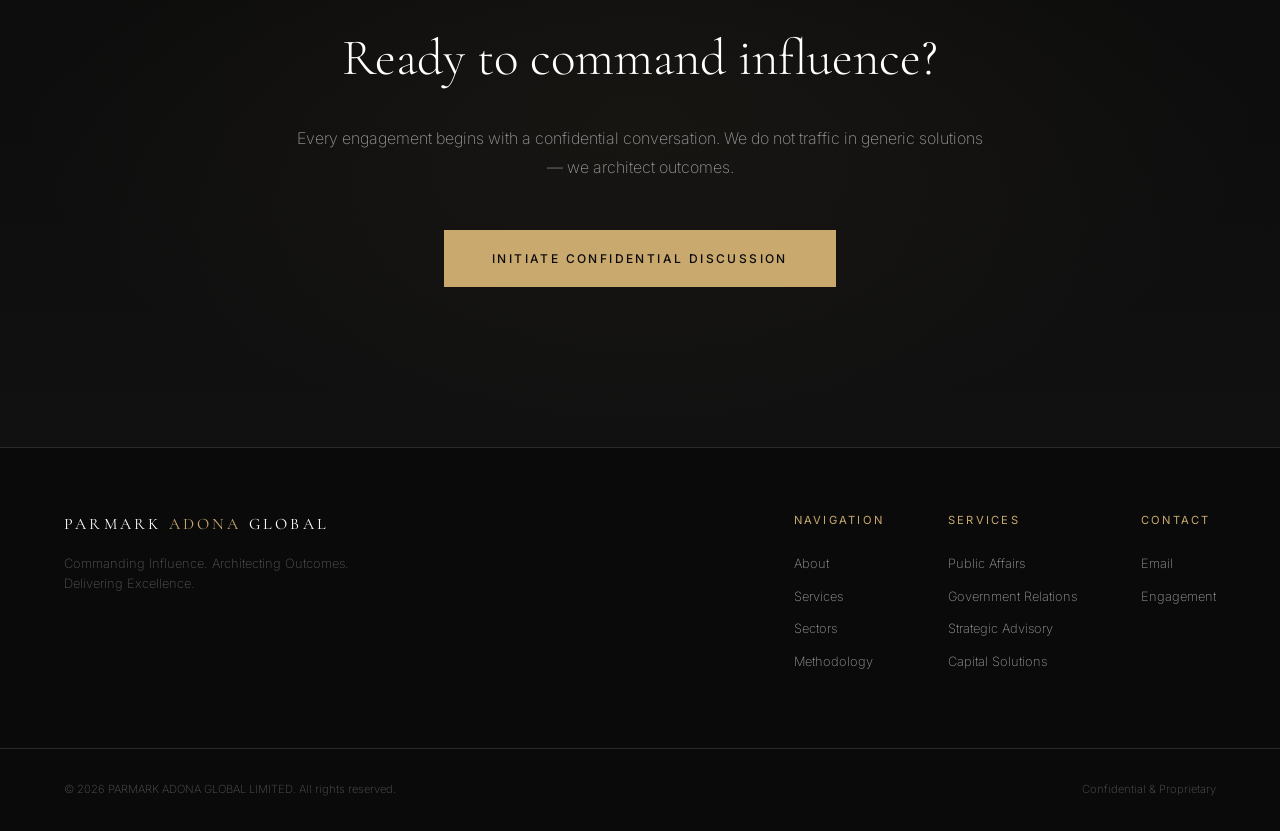
<file: parmark_adona_landing_page.html>
<!DOCTYPE html>
<html lang="en">
<head>
    <meta charset="UTF-8">
    <meta name="viewport" content="width=device-width, initial-scale=1.0">
    <title>PARMARK ADONA GLOBAL | Strategic Advisory & Public Affairs</title>
    <link rel="preconnect" href="https://fonts.googleapis.com">
    <link rel="preconnect" href="https://fonts.gstatic.com" crossorigin>
    <link href="https://fonts.googleapis.com/css2?family=Cormorant+Garamond:ital,wght@0,300;0,400;0,500;0,600;1,300;1,400&family=Inter:wght@200;300;400;500;600&display=swap" rel="stylesheet">
    <style>
        :root {
            --black: #0a0a0a;
            --near-black: #111111;
            --charcoal: #1a1a1a;
            --dark-gray: #2a2a2a;
            --mid-gray: #555555;
            --light-gray: #999999;
            --cream: #f5f0e8;
            --gold: #c9a96e;
            --gold-dim: #a08050;
            --white: #ffffff;
            --off-white: #f8f6f3;
        }

        * {
            margin: 0;
            padding: 0;
            box-sizing: border-box;
        }

        html {
            scroll-behavior: smooth;
        }

        body {
            font-family: 'Inter', sans-serif;
            background-color: var(--black);
            color: var(--white);
            line-height: 1.6;
            overflow-x: hidden;
        }

        /* Typography */
        .serif {
            font-family: 'Cormorant Garamond', serif;
        }

        /* Navigation */
        .navbar {
            position: fixed;
            top: 0;
            left: 0;
            width: 100%;
            z-index: 1000;
            padding: 1.5rem 4rem;
            display: flex;
            justify-content: space-between;
            align-items: center;
            transition: all 0.5s ease;
        }

        .navbar.scrolled {
            background: rgba(10, 10, 10, 0.95);
            backdrop-filter: blur(20px);
            padding: 1rem 4rem;
            border-bottom: 1px solid rgba(201, 169, 110, 0.1);
        }

        .logo {
            font-family: 'Cormorant Garamond', serif;
            font-size: 1.1rem;
            font-weight: 400;
            letter-spacing: 0.25em;
            text-transform: uppercase;
            color: var(--white);
        }

        .logo span {
            color: var(--gold);
        }

        .nav-links {
            display: flex;
            gap: 2.5rem;
            list-style: none;
        }

        .nav-links a {
            color: var(--light-gray);
            text-decoration: none;
            font-size: 0.75rem;
            font-weight: 300;
            letter-spacing: 0.15em;
            text-transform: uppercase;
            transition: color 0.3s ease;
            position: relative;
        }

        .nav-links a::after {
            content: '';
            position: absolute;
            bottom: -4px;
            left: 0;
            width: 0;
            height: 1px;
            background: var(--gold);
            transition: width 0.3s ease;
        }

        .nav-links a:hover {
            color: var(--gold);
        }

        .nav-links a:hover::after {
            width: 100%;
        }

        /* Hero Section */
        .hero {
            height: 100vh;
            display: flex;
            flex-direction: column;
            justify-content: center;
            align-items: center;
            text-align: center;
            position: relative;
            background: linear-gradient(135deg, var(--black) 0%, var(--near-black) 50%, var(--charcoal) 100%);
            overflow: hidden;
        }

        .hero::before {
            content: '';
            position: absolute;
            top: 0;
            left: 0;
            right: 0;
            bottom: 0;
            background: 
                radial-gradient(ellipse at 20% 50%, rgba(201, 169, 110, 0.03) 0%, transparent 50%),
                radial-gradient(ellipse at 80% 50%, rgba(201, 169, 110, 0.02) 0%, transparent 50%);
            pointer-events: none;
        }

        .hero-content {
            position: relative;
            z-index: 2;
            max-width: 900px;
            padding: 0 2rem;
        }

        .hero-tagline {
            font-size: 0.7rem;
            letter-spacing: 0.4em;
            text-transform: uppercase;
            color: var(--gold);
            margin-bottom: 2rem;
            font-weight: 400;
        }

        .hero h1 {
            font-family: 'Cormorant Garamond', serif;
            font-size: clamp(2.5rem, 6vw, 5rem);
            font-weight: 300;
            line-height: 1.1;
            margin-bottom: 1.5rem;
            letter-spacing: -0.02em;
        }

        .hero h1 em {
            font-style: italic;
            color: var(--gold);
            font-weight: 400;
        }

        .hero-subtitle {
            font-size: 1rem;
            font-weight: 200;
            color: var(--light-gray);
            max-width: 600px;
            margin: 0 auto 3rem;
            line-height: 1.8;
        }

        .hero-cta {
            display: inline-flex;
            align-items: center;
            gap: 1rem;
            padding: 1rem 2.5rem;
            border: 1px solid var(--gold);
            color: var(--gold);
            text-decoration: none;
            font-size: 0.75rem;
            letter-spacing: 0.2em;
            text-transform: uppercase;
            transition: all 0.4s ease;
            background: transparent;
        }

        .hero-cta:hover {
            background: var(--gold);
            color: var(--black);
        }

        .hero-cta svg {
            width: 16px;
            height: 16px;
            transition: transform 0.3s ease;
        }

        .hero-cta:hover svg {
            transform: translateX(4px);
        }

        .scroll-indicator {
            position: absolute;
            bottom: 3rem;
            left: 50%;
            transform: translateX(-50%);
            display: flex;
            flex-direction: column;
            align-items: center;
            gap: 0.5rem;
            color: var(--mid-gray);
            font-size: 0.6rem;
            letter-spacing: 0.3em;
            text-transform: uppercase;
        }

        .scroll-line {
            width: 1px;
            height: 40px;
            background: linear-gradient(to bottom, var(--gold), transparent);
            animation: scrollPulse 2s ease-in-out infinite;
        }

        @keyframes scrollPulse {
            0%, 100% { opacity: 0.3; height: 40px; }
            50% { opacity: 1; height: 60px; }
        }

        /* Section Base */
        section {
            padding: 8rem 4rem;
            max-width: 1400px;
            margin: 0 auto;
        }

        .section-header {
            margin-bottom: 4rem;
        }

        .section-label {
            font-size: 0.7rem;
            letter-spacing: 0.4em;
            text-transform: uppercase;
            color: var(--gold);
            margin-bottom: 1rem;
            font-weight: 400;
        }

        .section-title {
            font-family: 'Cormorant Garamond', serif;
            font-size: clamp(2rem, 4vw, 3.5rem);
            font-weight: 300;
            line-height: 1.2;
            color: var(--white);
        }

        /* About Section */
        .about {
            display: grid;
            grid-template-columns: 1fr 1fr;
            gap: 6rem;
            align-items: start;
        }

        .about-text {
            font-size: 1.05rem;
            font-weight: 200;
            color: var(--light-gray);
            line-height: 2;
        }

        .about-text p {
            margin-bottom: 1.5rem;
        }

        .about-stats {
            display: grid;
            grid-template-columns: 1fr 1fr;
            gap: 3rem;
            margin-top: 3rem;
        }

        .stat-item {
            border-left: 1px solid var(--dark-gray);
            padding-left: 1.5rem;
        }

        .stat-number {
            font-family: 'Cormorant Garamond', serif;
            font-size: 2.5rem;
            font-weight: 300;
            color: var(--gold);
            line-height: 1;
        }

        .stat-label {
            font-size: 0.75rem;
            color: var(--mid-gray);
            letter-spacing: 0.1em;
            text-transform: uppercase;
            margin-top: 0.5rem;
        }

        /* Services Grid */
        .services-grid {
            display: grid;
            grid-template-columns: repeat(3, 1fr);
            gap: 1px;
            background: var(--dark-gray);
        }

        .service-card {
            background: var(--charcoal);
            padding: 3rem 2.5rem;
            transition: all 0.4s ease;
            cursor: pointer;
        }

        .service-card:hover {
            background: var(--dark-gray);
        }

        .service-number {
            font-family: 'Cormorant Garamond', serif;
            font-size: 0.9rem;
            color: var(--gold);
            margin-bottom: 1.5rem;
            letter-spacing: 0.1em;
        }

        .service-title {
            font-family: 'Cormorant Garamond', serif;
            font-size: 1.4rem;
            font-weight: 400;
            color: var(--white);
            margin-bottom: 1rem;
            line-height: 1.3;
        }

        .service-desc {
            font-size: 0.85rem;
            font-weight: 200;
            color: var(--light-gray);
            line-height: 1.7;
        }

        /* Sectors */
        .sectors-list {
            display: flex;
            flex-wrap: wrap;
            gap: 1rem;
            margin-top: 3rem;
        }

        .sector-tag {
            padding: 0.75rem 1.5rem;
            border: 1px solid var(--dark-gray);
            font-size: 0.8rem;
            letter-spacing: 0.05em;
            color: var(--light-gray);
            transition: all 0.3s ease;
        }

        .sector-tag:hover {
            border-color: var(--gold);
            color: var(--gold);
        }

        /* Distinction Section */
        .distinction {
            background: var(--near-black);
            padding: 8rem 4rem;
            max-width: 100%;
        }

        .distinction-inner {
            max-width: 1400px;
            margin: 0 auto;
            display: grid;
            grid-template-columns: 1fr 1fr;
            gap: 6rem;
            align-items: center;
        }

        .distinction-list {
            list-style: none;
        }

        .distinction-list li {
            padding: 1.5rem 0;
            border-bottom: 1px solid var(--dark-gray);
            display: flex;
            align-items: flex-start;
            gap: 1.5rem;
        }

        .distinction-list li:first-child {
            border-top: 1px solid var(--dark-gray);
        }

        .distinction-icon {
            width: 8px;
            height: 8px;
            background: var(--gold);
            flex-shrink: 0;
            margin-top: 0.5rem;
        }

        .distinction-list h4 {
            font-family: 'Cormorant Garamond', serif;
            font-size: 1.2rem;
            font-weight: 400;
            color: var(--white);
            margin-bottom: 0.3rem;
        }

        .distinction-list p {
            font-size: 0.85rem;
            font-weight: 200;
            color: var(--light-gray);
        }

        /* Methodology */
        .methodology-steps {
            display: flex;
            justify-content: space-between;
            gap: 2rem;
            margin-top: 4rem;
            position: relative;
        }

        .methodology-steps::before {
            content: '';
            position: absolute;
            top: 2rem;
            left: 0;
            right: 0;
            height: 1px;
            background: linear-gradient(to right, var(--gold), var(--dark-gray));
        }

        .step {
            flex: 1;
            text-align: center;
            position: relative;
            z-index: 1;
        }

        .step-number {
            width: 4rem;
            height: 4rem;
            border: 1px solid var(--gold);
            border-radius: 50%;
            display: flex;
            align-items: center;
            justify-content: center;
            font-family: 'Cormorant Garamond', serif;
            font-size: 1.2rem;
            color: var(--gold);
            margin: 0 auto 1.5rem;
            background: var(--black);
        }

        .step-title {
            font-family: 'Cormorant Garamond', serif;
            font-size: 1.3rem;
            font-weight: 400;
            color: var(--white);
            margin-bottom: 0.5rem;
        }

        .step-desc {
            font-size: 0.8rem;
            font-weight: 200;
            color: var(--light-gray);
            line-height: 1.6;
        }

        /* Clients */
        .clients-grid {
            display: grid;
            grid-template-columns: repeat(4, 1fr);
            gap: 1px;
            background: var(--dark-gray);
            margin-top: 4rem;
        }

        .client-card {
            background: var(--charcoal);
            padding: 2.5rem 2rem;
            text-align: center;
            transition: all 0.3s ease;
        }

        .client-card:hover {
            background: var(--dark-gray);
        }

        .client-icon {
            font-size: 1.5rem;
            color: var(--gold);
            margin-bottom: 1rem;
        }

        .client-card h4 {
            font-family: 'Cormorant Garamond', serif;
            font-size: 1rem;
            font-weight: 400;
            color: var(--white);
            margin-bottom: 0.5rem;
        }

        .client-card p {
            font-size: 0.75rem;
            color: var(--mid-gray);
            font-weight: 200;
        }

        /* CTA Section */
        .cta-section {
            text-align: center;
            padding: 10rem 2rem;
            background: linear-gradient(180deg, var(--black) 0%, var(--near-black) 100%);
            position: relative;
            overflow: hidden;
            max-width: 100%;
        }

        .cta-section::before {
            content: '';
            position: absolute;
            top: 0;
            left: 0;
            right: 0;
            bottom: 0;
            background: radial-gradient(ellipse at center, rgba(201, 169, 110, 0.05) 0%, transparent 70%);
        }

        .cta-content {
            position: relative;
            z-index: 2;
            max-width: 700px;
            margin: 0 auto;
        }

        .cta-section h2 {
            font-family: 'Cormorant Garamond', serif;
            font-size: clamp(2rem, 4vw, 3.5rem);
            font-weight: 300;
            margin-bottom: 1.5rem;
        }

        .cta-section p {
            font-size: 1rem;
            font-weight: 200;
            color: var(--light-gray);
            margin-bottom: 3rem;
            line-height: 1.8;
        }

        .cta-btn {
            display: inline-block;
            padding: 1.2rem 3rem;
            background: var(--gold);
            color: var(--black);
            text-decoration: none;
            font-size: 0.75rem;
            letter-spacing: 0.2em;
            text-transform: uppercase;
            font-weight: 500;
            transition: all 0.4s ease;
        }

        .cta-btn:hover {
            background: var(--white);
            transform: translateY(-2px);
        }

        /* Footer */
        footer {
            border-top: 1px solid var(--dark-gray);
            padding: 4rem;
            max-width: 1400px;
            margin: 0 auto;
            display: flex;
            justify-content: space-between;
            align-items: flex-start;
        }

        .footer-brand {
            font-family: 'Cormorant Garamond', serif;
            font-size: 1rem;
            letter-spacing: 0.2em;
            text-transform: uppercase;
            color: var(--white);
            margin-bottom: 1rem;
        }

        .footer-brand span {
            color: var(--gold);
        }

        .footer-tagline {
            font-size: 0.8rem;
            color: var(--mid-gray);
            font-weight: 200;
            max-width: 300px;
        }

        .footer-links {
            display: flex;
            gap: 4rem;
        }

        .footer-col h5 {
            font-size: 0.7rem;
            letter-spacing: 0.2em;
            text-transform: uppercase;
            color: var(--gold);
            margin-bottom: 1.5rem;
            font-weight: 400;
        }

        .footer-col a {
            display: block;
            color: var(--light-gray);
            text-decoration: none;
            font-size: 0.8rem;
            font-weight: 200;
            margin-bottom: 0.75rem;
            transition: color 0.3s ease;
        }

        .footer-col a:hover {
            color: var(--white);
        }

        .footer-bottom {
            border-top: 1px solid var(--dark-gray);
            padding: 2rem 4rem;
            max-width: 1400px;
            margin: 0 auto;
            display: flex;
            justify-content: space-between;
            align-items: center;
        }

        .footer-bottom p {
            font-size: 0.7rem;
            color: var(--mid-gray);
            font-weight: 200;
        }

        /* Responsive */
        @media (max-width: 1024px) {
            .about, .distinction-inner {
                grid-template-columns: 1fr;
                gap: 3rem;
            }
            .services-grid {
                grid-template-columns: repeat(2, 1fr);
            }
            .clients-grid {
                grid-template-columns: repeat(2, 1fr);
            }
            .methodology-steps {
                flex-wrap: wrap;
            }
            .step {
                flex: 1 1 40%;
            }
        }

        @media (max-width: 768px) {
            .navbar {
                padding: 1rem 2rem;
            }
            .nav-links {
                display: none;
            }
            section {
                padding: 4rem 2rem;
            }
            .services-grid, .clients-grid {
                grid-template-columns: 1fr;
            }
            .about-stats {
                grid-template-columns: 1fr;
            }
            .methodology-steps::before {
                display: none;
            }
            .step {
                flex: 1 1 100%;
            }
            footer {
                flex-direction: column;
                gap: 3rem;
                padding: 3rem 2rem;
            }
            .footer-links {
                flex-direction: column;
                gap: 2rem;
            }
            .footer-bottom {
                flex-direction: column;
                gap: 1rem;
                text-align: center;
                padding: 2rem;
            }
        }

        /* Fade In Animation */
        .fade-in {
            opacity: 0;
            transform: translateY(30px);
            transition: opacity 0.8s ease, transform 0.8s ease;
        }

        .fade-in.visible {
            opacity: 1;
            transform: translateY(0);
        }
    </style>
</head>
<body>

    <!-- Navigation -->
    <nav class="navbar" id="navbar">
        <div class="logo">Parmark <span>Adona</span> Global</div>
        <ul class="nav-links">
            <li><a href="#about">About</a></li>
            <li><a href="#services">Services</a></li>
            <li><a href="#sectors">Sectors</a></li>
            <li><a href="#distinction">Distinction</a></li>
            <li><a href="#methodology">Methodology</a></li>
            <li><a href="#contact">Contact</a></li>
        </ul>
    </nav>

    <!-- Hero -->
    <section class="hero" id="hero">
        <div class="hero-content">
            <p class="hero-tagline">Premier Strategic Advisory</p>
            <h1>Commanding Influence.<br><em>Architecting Outcomes.</em><br>Delivering Excellence.</h1>
            <p class="hero-subtitle">Integrated, intelligence-led counsel across reputation management, institutional communications, regulatory navigation, legislative engagement, and capital solutions.</p>
            <a href="#contact" class="hero-cta">
                Begin Engagement
                <svg viewBox="0 0 24 24" fill="none" stroke="currentColor" stroke-width="2">
                    <path d="M5 12h14M12 5l7 7-7 7"/>
                </svg>
            </a>
        </div>
        <div class="scroll-indicator">
            <span>Scroll</span>
            <div class="scroll-line"></div>
        </div>
    </section>

    <!-- About -->
    <section id="about" class="about fade-in">
        <div>
            <div class="section-header">
                <p class="section-label">Who We Are</p>
                <h2 class="section-title">Trusted advisors to sovereigns, C-suite executives, and global institutions.</h2>
            </div>
        </div>
        <div class="about-text">
            <p>PARMARK ADONA GLOBAL is a premier strategic advisory and public affairs firm purpose-built for clients who operate at the highest levels of business, government, and international affairs.</p>
            <p>Composed of seasoned practitioners — former diplomats, senior policy architects, institutional communications directors, and government relations veterans — our team has operated at the intersection of power, policy, and commerce across Africa, the Americas, and beyond.</p>
            <p>We are retained where the stakes are highest: market entries contested by regulatory headwinds, reputational crises demanding surgical precision, and capital campaigns that demand credibility and access.</p>
            <div class="about-stats">
                <div class="stat-item">
                    <div class="stat-number">14</div>
                    <div class="stat-label">Core Service Areas</div>
                </div>
                <div class="stat-item">
                    <div class="stat-number">5</div>
                    <div class="stat-label">Phase Methodology</div>
                </div>
                <div class="stat-item">
                    <div class="stat-number">3</div>
                    <div class="stat-label">Continents Served</div>
                </div>
                <div class="stat-item">
                    <div class="stat-number">∞</div>
                    <div class="stat-label">Margin for Error</div>
                </div>
            </div>
        </div>
    </section>

    <!-- Services -->
    <section id="services">
        <div class="section-header fade-in">
            <p class="section-label">Our Services</p>
            <h2 class="section-title">Every engagement is bespoke, confidential, and intelligence-led.</h2>
        </div>
        <div class="services-grid fade-in">
            <div class="service-card">
                <div class="service-number">01</div>
                <h3 class="service-title">Reputation & Public Affairs</h3>
                <p class="service-desc">Executive visibility, crisis intelligence, brand equity building, and proactive stakeholder narrative management.</p>
            </div>
            <div class="service-card">
                <div class="service-number">02</div>
                <h3 class="service-title">Strategic Communications</h3>
                <p class="service-desc">C-suite messaging systems, investor relations, board-level communications, and corporate announcements.</p>
            </div>
            <div class="service-card">
                <div class="service-number">03</div>
                <h3 class="service-title">Business Advisory</h3>
                <p class="service-desc">Market entry strategy, competitive intelligence, corporate restructuring, and deal structuring advisory.</p>
            </div>
            <div class="service-card">
                <div class="service-number">04</div>
                <h3 class="service-title">Government Relations</h3>
                <p class="service-desc">High-level government access, policy landscape mapping, regulatory compliance, and legislative engagement.</p>
            </div>
            <div class="service-card">
                <div class="service-number">05</div>
                <h3 class="service-title">Public Awareness & Advocacy</h3>
                <p class="service-desc">Strategic issue framing, coalition building, media amplification, and legislative advocacy campaigns.</p>
            </div>
            <div class="service-card">
                <div class="service-number">06</div>
                <h3 class="service-title">Consensus Architecture</h3>
                <p class="service-desc">Multi-party negotiation design, stakeholder mapping, conflict de-escalation, and coalition development.</p>
            </div>
            <div class="service-card">
                <div class="service-number">07</div>
                <h3 class="service-title">Policy Intelligence</h3>
                <p class="service-desc">Economic policy strategy, governance reform, regulatory forecasting, and cross-border policy analysis.</p>
            </div>
            <div class="service-card">
                <div class="service-number">08</div>
                <h3 class="service-title">Narrative Sovereignty</h3>
                <p class="service-desc">Narrative architecture, disinformation response, opinion leader engagement, and influence ecosystem development.</p>
            </div>
            <div class="service-card">
                <div class="service-number">09</div>
                <h3 class="service-title">Policy Engineering</h3>
                <p class="service-desc">National policy frameworks, regulatory design, corporate governance systems, and implementation roadmaps.</p>
            </div>
        </div>
    </section>

    <!-- Sectors -->
    <section id="sectors">
        <div class="section-header fade-in">
            <p class="section-label">Industries</p>
            <h2 class="section-title">Advisory spanning the most consequential sectors of the modern economy.</h2>
        </div>
        <div class="sectors-list fade-in">
            <span class="sector-tag">Energy & Natural Resources</span>
            <span class="sector-tag">Telecommunications</span>
            <span class="sector-tag">Financial Services</span>
            <span class="sector-tag">Capital Markets</span>
            <span class="sector-tag">Infrastructure & Real Estate</span>
            <span class="sector-tag">Agriculture & Food Systems</span>
            <span class="sector-tag">Healthcare & Life Sciences</span>
            <span class="sector-tag">Technology & Digital Economy</span>
            <span class="sector-tag">Education & Human Capital</span>
            <span class="sector-tag">Media & Public Discourse</span>
            <span class="sector-tag">Manufacturing & Industrial</span>
            <span class="sector-tag">Government & Public Administration</span>
        </div>
    </section>

    <!-- Distinction -->
    <section class="distinction" id="distinction">
        <div class="distinction-inner fade-in">
            <div>
                <div class="section-header">
                    <p class="section-label">The Distinction</p>
                    <h2 class="section-title">We operate where the margin for error is zero.</h2>
                </div>
            </div>
            <ul class="distinction-list">
                <li>
                    <div class="distinction-icon"></div>
                    <div>
                        <h4>Absolute Confidentiality</h4>
                        <p>Every engagement handled with the highest standards of discretion.</p>
                    </div>
                </li>
                <li>
                    <div class="distinction-icon"></div>
                    <div>
                        <h4>Senior-Level Access</h4>
                        <p>Principals engage directly. Undivided attention of proven strategists.</p>
                    </div>
                </li>
                <li>
                    <div class="distinction-icon"></div>
                    <div>
                        <h4>Intelligence-Led Strategy</h4>
                        <p>Rigorous research, stakeholder intelligence, and scenario analysis.</p>
                    </div>
                </li>
                <li>
                    <div class="distinction-icon"></div>
                    <div>
                        <h4>Pan-African Depth, Global Reach</h4>
                        <p>Intimate knowledge of African environments with world-class advisory.</p>
                    </div>
                </li>
                <li>
                    <div class="distinction-icon"></div>
                    <div>
                        <h4>Execution Discipline</h4>
                        <p>Accountable for results, not just recommendations.</p>
                    </div>
                </li>
                <li>
                    <div class="distinction-icon"></div>
                    <div>
                        <h4>Ethical Integrity</h4>
                        <p>Strictly within legal and ethical boundaries in every jurisdiction.</p>
                    </div>
                </li>
            </ul>
        </div>
    </section>

    <!-- Methodology -->
    <section id="methodology">
        <div class="section-header fade-in">
            <p class="section-label">Our Methodology</p>
            <h2 class="section-title">A five-phase model ensuring strategic clarity and measurable outcomes.</h2>
        </div>
        <div class="methodology-steps fade-in">
            <div class="step">
                <div class="step-number">01</div>
                <h3 class="step-title">Assess</h3>
                <p class="step-desc">Rigorous discovery of client mandates, stakeholder dynamics, and operating environments.</p>
            </div>
            <div class="step">
                <div class="step-number">02</div>
                <h3 class="step-title">Architect</h3>
                <p class="step-desc">Precision-built strategies tailored to objectives, constraints, and risk profiles.</p>
            </div>
            <div class="step">
                <div class="step-number">03</div>
                <h3 class="step-title">Align</h3>
                <p class="step-desc">Map and engage every critical stakeholder — securing buy-in and forging coalitions.</p>
            </div>
            <div class="step">
                <div class="step-number">04</div>
                <h3 class="step-title">Activate</h3>
                <p class="step-desc">Disciplined execution across communications, government engagement, and capital mobilization.</p>
            </div>
            <div class="step">
                <div class="step-number">05</div>
                <h3 class="step-title">Advance</h3>
                <p class="step-desc">Measure outcomes, optimize continuously, and protect gains for lasting advantage.</p>
            </div>
        </div>
    </section>

    <!-- Clients -->
    <section id="clients">
        <div class="section-header fade-in">
            <p class="section-label">Client Profile</p>
            <h2 class="section-title">Advising clients for whom strategic outcomes are not optional.</h2>
        </div>
        <div class="clients-grid fade-in">
            <div class="client-card">
                <div class="client-icon">&#9670;</div>
                <h4>Sovereign Governments</h4>
                <p>State institutions & political leadership</p>
            </div>
            <div class="client-card">
                <div class="client-icon">&#9670;</div>
                <h4>Multinational Corporations</h4>
                <p>Regional conglomerates & enterprises</p>
            </div>
            <div class="client-card">
                <div class="client-icon">&#9670;</div>
                <h4>Investors & Funds</h4>
                <p>Private equity, family offices, institutions</p>
            </div>
            <div class="client-card">
                <div class="client-icon">&#9670;</div>
                <h4>Multilateral Bodies</h4>
                <p>Development agencies & NGOs</p>
            </div>
            <div class="client-card">
                <div class="client-icon">&#9670;</div>
                <h4>Political Institutions</h4>
                <p>Parties, campaigns & candidates</p>
            </div>
            <div class="client-card">
                <div class="client-icon">&#9670;</div>
                <h4>Trade Associations</h4>
                <p>Industry bodies & coalitions</p>
            </div>
            <div class="client-card">
                <div class="client-icon">&#9670;</div>
                <h4>C-Suite Executives</h4>
                <p>High-profile individuals & leaders</p>
            </div>
            <div class="client-card">
                <div class="client-icon">&#9670;</div>
                <h4>Civil Society</h4>
                <p>Foundations & advocacy institutions</p>
            </div>
        </div>
    </section>

    <!-- CTA -->
    <section class="cta-section" id="contact">
        <div class="cta-content fade-in">
            <p class="section-label">Engagement</p>
            <h2>Ready to command influence?</h2>
            <p>Every engagement begins with a confidential conversation. We do not traffic in generic solutions — we architect outcomes.</p>
            <a href="mailto:contact@parmarkadona.com" class="cta-btn">Initiate Confidential Discussion</a>
        </div>
    </section>

    <!-- Footer -->
    <footer>
        <div>
            <div class="footer-brand">Parmark <span>Adona</span> Global</div>
            <p class="footer-tagline">Commanding Influence. Architecting Outcomes. Delivering Excellence.</p>
        </div>
        <div class="footer-links">
            <div class="footer-col">
                <h5>Navigation</h5>
                <a href="#about">About</a>
                <a href="#services">Services</a>
                <a href="#sectors">Sectors</a>
                <a href="#methodology">Methodology</a>
            </div>
            <div class="footer-col">
                <h5>Services</h5>
                <a href="#services">Public Affairs</a>
                <a href="#services">Government Relations</a>
                <a href="#services">Strategic Advisory</a>
                <a href="#services">Capital Solutions</a>
            </div>
            <div class="footer-col">
                <h5>Contact</h5>
                <a href="mailto:contact@parmarkadona.com">Email</a>
                <a href="#contact">Engagement</a>
            </div>
        </div>
    </footer>
    <div class="footer-bottom">
        <p>&copy; 2026 PARMARK ADONA GLOBAL LIMITED. All rights reserved.</p>
        <p>Confidential & Proprietary</p>
    </div>

    <script>
        // Navbar scroll effect
        window.addEventListener('scroll', () => {
            const navbar = document.getElementById('navbar');
            if (window.scrollY > 50) {
                navbar.classList.add('scrolled');
            } else {
                navbar.classList.remove('scrolled');
            }
        });

        // Fade in on scroll
        const observerOptions = {
            threshold: 0.1,
            rootMargin: '0px 0px -50px 0px'
        };

        const observer = new IntersectionObserver((entries) => {
            entries.forEach(entry => {
                if (entry.isIntersecting) {
                    entry.target.classList.add('visible');
                }
            });
        }, observerOptions);

        document.querySelectorAll('.fade-in').forEach(el => observer.observe(el));

        // Smooth scroll for nav links
        document.querySelectorAll('a[href^="#"]').forEach(anchor => {
            anchor.addEventListener('click', function(e) {
                e.preventDefault();
                const target = document.querySelector(this.getAttribute('href'));
                if (target) {
                    target.scrollIntoView({ behavior: 'smooth', block: 'start' });
                }
            });
        });
    </script>

</body>
</html>
</file>
<file: css/tokens.css>
/* tokens.css — Single source of truth for design tokens */
:root {
    /* Colour palette */
    --black: #02030a;
    --near-black: #050816;
    --charcoal: #0b1226;
    --dark-gray: #162040;
    --mid-gray: #30416b;
    --light-gray: #7d93bf;
    --cream: #f5f0e8;
    --gold: #c9a96e;
    --gold-dim: #a08050;
    --white: #ffffff;
    --off-white: #f8f6f3;

    /* Typography */
    --font-sans: 'Inter', sans-serif;
    --font-serif: 'Cormorant Garamond', serif;

    /* Spacing scale */
    --space-xs: 0.5rem;
    --space-sm: 1rem;
    --space-md: 1.5rem;
    --space-lg: 2rem;
    --space-xl: 3rem;
    --space-2xl: 4rem;
    --space-3xl: 6rem;
    --space-4xl: 8rem;

    /* Layout */
    --max-width: 1400px;
    --navbar-height: 4rem;

    /* Transitions */
    --ease-default: 0.3s ease;
    --ease-smooth: 0.4s ease;
    --ease-slow: 0.5s ease;
    --ease-animation: 0.8s ease;

    /* Z-index layers */
    --z-base: 1;
    --z-overlay: 2;
    --z-nav: 1000;
}
</file>
<file: css/typography.css>
/* typography.css — Font utilities and heading hierarchy */

/* Utility class for serif font */
.serif {
    font-family: var(--font-serif);
}

/* Section label — small gold uppercase eyebrow */
.section-label {
    font-size: 0.7rem;
    letter-spacing: 0.4em;
    text-transform: uppercase;
    color: var(--gold);
    margin-bottom: var(--space-sm);
    font-weight: 400;
}

/* Section title — large serif heading */
.section-title {
    font-family: var(--font-serif);
    font-size: clamp(2rem, 4vw, 3.5rem);
    font-weight: 300;
    line-height: 1.2;
    color: var(--white);
}
</file>
<file: css/layout.css>
/* layout.css — Section containers and grid helpers */

section {
    padding: var(--space-4xl) var(--space-2xl);
    max-width: var(--max-width);
    margin: 0 auto;
}

.section-header {
    margin-bottom: var(--space-2xl);
}
</file>
<file: css/components/navbar.css>
/* navbar.css — Fixed navigation bar + mobile hamburger */

.navbar {
    position: fixed;
    top: 0;
    left: 0;
    width: 100%;
    z-index: var(--z-nav);
    padding: var(--space-sm) var(--space-2xl);
    display: flex;
    justify-content: flex-start;
    gap: var(--space-4xl);
    align-items: center;
    transition: all var(--ease-slow);
}

.navbar.scrolled {
    background: rgba(10, 10, 10, 0.95);
    backdrop-filter: blur(20px);
    padding: var(--space-xs) var(--space-2xl);
    border-bottom: 1px solid rgba(201, 169, 110, 0.1);
}

.navbar.scrolled .logo img {
    height: 120px;
}



/* Logo — image based */
.logo {
    display: flex;
    align-items: center;
    gap: 0.75rem;
    text-decoration: none;
}

.logo img {
    height: 260px;
    width: auto;
    max-width: 100%;
    object-fit: contain;
    transition: height var(--ease-default);
}



/* Desktop nav links */
.nav-links {
    display: flex;
    gap: 2.5rem;
    list-style: none;
}

.nav-links a {
    color: var(--white);
    text-decoration: none;
    font-size: 0.95rem;
    font-weight: 500;
    letter-spacing: 0.15em;
    text-transform: uppercase;
    transition: color var(--ease-default);
    position: relative;
}

.nav-links a::after {
    content: '';
    position: absolute;
    bottom: -4px;
    left: 0;
    width: 0;
    height: 1px;
    background: var(--gold);
    transition: width var(--ease-default);
}

.nav-links a:hover {
    color: var(--gold);
}

.nav-links a:hover::after {
    width: 100%;
}

/* Hamburger button — visible only on mobile */
.hamburger {
    display: none;
    flex-direction: column;
    justify-content: center;
    gap: 5px;
    width: 28px;
    height: 28px;
    background: none;
    border: none;
    cursor: pointer;
    padding: 0;
    margin-left: auto; /* Push to the right edge */
    /* Must sit above the mobile overlay */
    z-index: calc(var(--z-nav) + 10);
    position: relative;
}

.hamburger span {
    display: block;
    width: 100%;
    height: 1.5px;
    background-color: var(--white);
    transition: all var(--ease-default);
    transform-origin: center;
}

/* Hamburger active state — X shape */
.hamburger.active span:nth-child(1) {
    transform: translateY(6.5px) rotate(45deg);
}

.hamburger.active span:nth-child(2) {
    opacity: 0;
}

.hamburger.active span:nth-child(3) {
    transform: translateY(-6.5px) rotate(-45deg);
}

/* Mobile overlay menu — always in DOM, toggled via visibility + opacity */
.mobile-nav {
    position: fixed;
    top: 0;
    left: 0;
    width: 100%;
    height: 100vh;
    height: 100dvh; /* Dynamic viewport height for mobile browsers */
    background: rgba(10, 10, 10, 0.98);
    backdrop-filter: blur(30px);
    z-index: calc(var(--z-nav) - 1);
    display: flex;
    flex-direction: column;
    justify-content: center;
    align-items: center;
    gap: var(--space-lg);
    opacity: 0;
    visibility: hidden;
    transition: opacity var(--ease-smooth), visibility var(--ease-smooth);
    pointer-events: none;
}

.mobile-nav.open {
    opacity: 1;
    visibility: visible;
    pointer-events: all;
}

.mobile-nav a {
    color: var(--white);
    text-decoration: none;
    font-family: var(--font-serif);
    font-size: 1.8rem;
    font-weight: 300;
    letter-spacing: 0.1em;
    transition: color var(--ease-default), transform var(--ease-default);
    transform: translateY(10px);
    opacity: 0;
}

.mobile-nav.open a {
    transform: translateY(0);
    opacity: 1;
}

/* Stagger the link entrance animations */
.mobile-nav a:nth-child(1) { transition-delay: 0.05s; }
.mobile-nav a:nth-child(2) { transition-delay: 0.1s; }
.mobile-nav a:nth-child(3) { transition-delay: 0.15s; }
.mobile-nav a:nth-child(4) { transition-delay: 0.2s; }
.mobile-nav a:nth-child(5) { transition-delay: 0.25s; }
.mobile-nav a:nth-child(6) { transition-delay: 0.3s; }

.mobile-nav a:hover {
    color: var(--gold);
}
</file>
<file: css/components/hero.css>
/* hero.css — Full-viewport hero section */

.hero {
    height: 100vh;
    display: flex;
    flex-direction: column;
    justify-content: center;
    align-items: center;
    text-align: center;
    position: relative;
    padding-top: 300px; /* Offset for the very tall transparent navbar */
    background: linear-gradient(135deg, var(--black) 0%, var(--near-black) 50%, var(--charcoal) 100%);
    overflow: hidden;
}

/* Subtle radial glow overlay */
.hero::before {
    content: '';
    position: absolute;
    top: 0;
    left: 0;
    right: 0;
    bottom: 0;
    background:
        radial-gradient(ellipse at 20% 50%, rgba(201, 169, 110, 0.03) 0%, transparent 50%),
        radial-gradient(ellipse at 80% 50%, rgba(201, 169, 110, 0.02) 0%, transparent 50%);
    pointer-events: none;
}

.hero-content {
    position: relative;
    z-index: var(--z-overlay);
    max-width: 900px;
    padding: 0 var(--space-lg);
}

.hero-tagline {
    font-size: 0.7rem;
    letter-spacing: 0.4em;
    text-transform: uppercase;
    color: var(--gold);
    margin-bottom: var(--space-lg);
    font-weight: 400;
}

.hero h1 {
    font-family: var(--font-serif);
    font-size: clamp(2.5rem, 6vw, 5rem);
    font-weight: 300;
    line-height: 1.1;
    margin-bottom: var(--space-md);
    letter-spacing: -0.02em;
}

.hero h1 em {
    font-style: italic;
    color: var(--gold);
    font-weight: 400;
}

.hero-subtitle {
    font-size: 1rem;
    font-weight: 200;
    color: var(--light-gray);
    max-width: 600px;
    margin: 0 auto var(--space-xl);
    line-height: 1.8;
}

/* CTA button */
.hero-cta {
    display: inline-flex;
    align-items: center;
    gap: var(--space-sm);
    padding: var(--space-sm) 2.5rem;
    border: 1px solid var(--gold);
    color: var(--gold);
    text-decoration: none;
    font-size: 0.75rem;
    letter-spacing: 0.2em;
    text-transform: uppercase;
    transition: all var(--ease-smooth);
    background: transparent;
}

.hero-cta:hover {
    background: var(--gold);
    color: var(--black);
}

.hero-cta svg {
    width: 16px;
    height: 16px;
    transition: transform var(--ease-default);
}

.hero-cta:hover svg {
    transform: translateX(4px);
}

/* Scroll indicator */
.scroll-indicator {
    position: absolute;
    bottom: var(--space-xl);
    left: 50%;
    transform: translateX(-50%);
    display: flex;
    flex-direction: column;
    align-items: center;
    gap: var(--space-xs);
    color: var(--mid-gray);
    font-size: 0.6rem;
    letter-spacing: 0.3em;
    text-transform: uppercase;
}

.scroll-line {
    width: 1px;
    height: 40px;
    background: linear-gradient(to bottom, var(--gold), transparent);
    animation: scrollPulse 2s ease-in-out infinite;
}
</file>
<file: css/components/about.css>
/* about.css — About section grid and stats */

.about {
    display: grid;
    grid-template-columns: 1fr 1fr;
    gap: var(--space-3xl);
    align-items: start;
}

.about-text {
    font-size: 1.05rem;
    font-weight: 200;
    color: var(--light-gray);
    line-height: 2;
}

.about-text p {
    margin-bottom: var(--space-md);
}

.about-stats {
    display: grid;
    grid-template-columns: 1fr 1fr;
    gap: var(--space-xl);
    margin-top: var(--space-xl);
}

.stat-item {
    border-left: 1px solid var(--dark-gray);
    padding-left: var(--space-md);
}

.stat-number {
    font-family: var(--font-serif);
    font-size: 2.5rem;
    font-weight: 300;
    color: var(--gold);
    line-height: 1;
}

.stat-label {
    font-size: 0.8rem;
    color: var(--light-gray);
    font-weight: 400;
    letter-spacing: 0.1em;
    text-transform: uppercase;
    margin-top: var(--space-xs);
}
</file>
<file: css/components/services.css>
/* services.css — Service cards grid */

.services-grid {
    display: grid;
    grid-template-columns: repeat(3, 1fr);
    gap: 1px;
    background: var(--dark-gray);
}

.service-card {
    background: var(--charcoal);
    padding: var(--space-xl) 2.5rem;
    transition: all var(--ease-smooth);
    cursor: pointer;
}

.service-card:hover {
    background: var(--dark-gray);
}

.service-number {
    font-family: var(--font-serif);
    font-size: 0.9rem;
    color: var(--gold);
    margin-bottom: var(--space-md);
    letter-spacing: 0.1em;
}

.service-title {
    font-family: var(--font-serif);
    font-size: 1.4rem;
    font-weight: 400;
    color: var(--white);
    margin-bottom: var(--space-sm);
    line-height: 1.3;
}

.service-desc {
    font-size: 0.85rem;
    font-weight: 200;
    color: var(--light-gray);
    line-height: 1.7;
}
</file>
<file: css/components/sectors.css>
/* sectors.css — Industry sector tag pills */

.sectors-list {
    display: flex;
    flex-wrap: wrap;
    gap: var(--space-sm);
    margin-top: var(--space-xl);
}

.sector-tag {
    padding: 0.75rem var(--space-md);
    border: 1px solid var(--dark-gray);
    font-size: 0.8rem;
    letter-spacing: 0.05em;
    color: var(--light-gray);
    transition: all var(--ease-default);
    display: inline-flex;
    align-items: center;
    gap: var(--space-xs);
}

.sector-tag svg {
    width: 16px;
    height: 16px;
    opacity: 0.7;
    transition: opacity var(--ease-default);
}

.sector-tag:hover {
    border-color: var(--gold);
    color: var(--gold);
}

.sector-tag:hover svg {
    opacity: 1;
}
</file>
<file: css/components/distinction.css>
/* distinction.css — Distinction section with feature list */

.distinction {
    background: var(--near-black);
    padding: var(--space-4xl) var(--space-2xl);
    max-width: 100%;
}

.distinction-inner {
    max-width: var(--max-width);
    margin: 0 auto;
    display: grid;
    grid-template-columns: 1fr 1fr;
    gap: var(--space-3xl);
    align-items: center;
}

.distinction-list {
    list-style: none;
}

.distinction-list li {
    padding: var(--space-md) 0;
    border-bottom: 1px solid var(--dark-gray);
    display: flex;
    align-items: flex-start;
    gap: var(--space-md);
}

.distinction-list li:first-child {
    border-top: 1px solid var(--dark-gray);
}

.distinction-icon {
    width: 8px;
    height: 8px;
    background: var(--gold);
    flex-shrink: 0;
    margin-top: var(--space-xs);
}

.distinction-list h4 {
    font-family: var(--font-serif);
    font-size: 1.2rem;
    font-weight: 400;
    color: var(--white);
    margin-bottom: 0.3rem;
}

.distinction-list p {
    font-size: 0.85rem;
    font-weight: 200;
    color: var(--light-gray);
}
</file>
<file: css/components/methodology.css>
/* methodology.css — Five-phase methodology timeline */

.methodology-steps {
    display: flex;
    justify-content: space-between;
    gap: var(--space-lg);
    margin-top: var(--space-2xl);
    position: relative;
}

/* Horizontal timeline connector */
.methodology-steps::before {
    content: '';
    position: absolute;
    top: 2rem;
    left: 0;
    right: 0;
    height: 1px;
    background: linear-gradient(to right, var(--gold), var(--dark-gray));
}

.step {
    flex: 1;
    text-align: center;
    position: relative;
    z-index: var(--z-base);
}

.step-number {
    width: 4rem;
    height: 4rem;
    border: 1px solid var(--gold);
    border-radius: 50%;
    display: flex;
    align-items: center;
    justify-content: center;
    font-family: var(--font-serif);
    font-size: 1.2rem;
    color: var(--gold);
    margin: 0 auto var(--space-md);
    background: var(--black);
}

.step-title {
    font-family: var(--font-serif);
    font-size: 1.3rem;
    font-weight: 400;
    color: var(--white);
    margin-bottom: var(--space-xs);
}

.step-desc {
    font-size: 0.8rem;
    font-weight: 200;
    color: var(--light-gray);
    line-height: 1.6;
}
</file>
<file: css/components/clients.css>
/* clients.css — Client profile cards grid */

.clients-grid {
    display: grid;
    grid-template-columns: repeat(4, 1fr);
    gap: 1px;
    background: var(--dark-gray);
    margin-top: var(--space-2xl);
}

.client-card {
    background: var(--charcoal);
    padding: 2.5rem var(--space-lg);
    text-align: center;
    transition: all var(--ease-default);
}

.client-card:hover {
    background: var(--dark-gray);
}

.client-icon {
    font-size: 1.5rem;
    color: var(--gold);
    margin-bottom: var(--space-sm);
}

.client-card h4 {
    font-family: var(--font-serif);
    font-size: 1rem;
    font-weight: 400;
    color: var(--white);
    margin-bottom: var(--space-xs);
}

.client-card p {
    font-size: 0.85rem;
    color: var(--light-gray);
    font-weight: 300;
}
</file>
<file: css/components/cta.css>
/* cta.css — Call-to-action engagement section */

.cta-section {
    text-align: center;
    padding: 10rem var(--space-lg);
    background: linear-gradient(180deg, var(--black) 0%, var(--near-black) 100%);
    position: relative;
    overflow: hidden;
    max-width: 100%;
}

/* Radial glow backdrop */
.cta-section::before {
    content: '';
    position: absolute;
    top: 0;
    left: 0;
    right: 0;
    bottom: 0;
    background: radial-gradient(ellipse at center, rgba(201, 169, 110, 0.05) 0%, transparent 70%);
}

.cta-content {
    position: relative;
    z-index: var(--z-overlay);
    max-width: 700px;
    margin: 0 auto;
}

.cta-section h2 {
    font-family: var(--font-serif);
    font-size: clamp(2rem, 4vw, 3.5rem);
    font-weight: 300;
    margin-bottom: var(--space-md);
}

.cta-section p {
    font-size: 1rem;
    font-weight: 200;
    color: var(--light-gray);
    margin-bottom: var(--space-xl);
    line-height: 1.8;
}

.cta-btn {
    display: inline-block;
    padding: 1.2rem var(--space-xl);
    background: var(--gold);
    color: var(--black);
    text-decoration: none;
    font-size: 0.75rem;
    letter-spacing: 0.2em;
    text-transform: uppercase;
    font-weight: 500;
    transition: all var(--ease-smooth);
    margin-bottom: var(--space-2xl); /* Add space below button for contact details */
}

.cta-btn:hover {
    background: var(--white);
    transform: translateY(-2px);
}

/* New contact details styles */
.cta-contact-details {
    margin-top: var(--space-xl);
    border-top: 1px solid var(--dark-gray);
    padding-top: var(--space-xl);
}

.cta-address {
    font-size: 0.85rem;
    color: var(--light-gray);
    margin-bottom: var(--space-sm) !important; /* Override standard CTA p margin */
}

.cta-phone {
    font-size: 0.85rem;
    color: var(--gold);
    margin-bottom: 0 !important;
}

.cta-phone a {
    color: var(--gold);
    transition: color var(--ease-default);
}

.cta-phone a:hover {
    color: var(--white);
}

.cta-phone-divider {
    color: var(--dark-gray);
    margin: 0 var(--space-sm);
}
</file>
<file: css/components/footer.css>
/* footer.css — Site footer and bottom bar */

footer {
    border-top: 1px solid var(--dark-gray);
    padding: var(--space-2xl);
    max-width: var(--max-width);
    margin: 0 auto;
    display: flex;
    justify-content: space-between;
    align-items: flex-start;
}

.footer-brand {
    display: flex;
    align-items: center;
    gap: 0.75rem;
    margin-bottom: var(--space-sm);
}

.footer-brand img {
    height: 100px;
    width: auto;
}


.footer-tagline {
    font-size: 0.9rem;
    color: var(--light-gray);
    font-weight: 300;
    max-width: 300px;
}

.footer-links {
    display: flex;
    gap: var(--space-2xl);
}

.footer-col h5 {
    font-size: 0.7rem;
    letter-spacing: 0.2em;
    text-transform: uppercase;
    color: var(--gold);
    margin-bottom: var(--space-md);
    font-weight: 400;
}

.footer-col a {
    display: block;
    color: var(--light-gray);
    text-decoration: none;
    font-size: 0.8rem;
    font-weight: 200;
    margin-bottom: 0.75rem;
    transition: color var(--ease-default);
}

.footer-col a:hover {
    color: var(--white);
}

.footer-address {
    font-size: 0.8rem;
    color: var(--light-gray);
    font-weight: 200;
    line-height: 1.6;
}

.footer-bottom {
    border-top: 1px solid var(--dark-gray);
    padding: var(--space-lg) var(--space-2xl);
    max-width: var(--max-width);
    margin: 0 auto;
    display: flex;
    justify-content: space-between;
    align-items: center;
}

.footer-bottom p {
    font-size: 0.75rem;
    color: var(--light-gray);
    font-weight: 300;
}
</file>
<file: css/animations.css>
/* animations.css — Scroll-triggered animations and keyframes */

/* Fade in from below — triggered by IntersectionObserver */
.fade-in {
    opacity: 0;
    transform: translateY(30px);
    transition: opacity var(--ease-animation), transform var(--ease-animation);
}

.fade-in.visible {
    opacity: 1;
    transform: translateY(0);
}

/* Scroll indicator pulse */
@keyframes scrollPulse {
    0%, 100% {
        opacity: 0.3;
        height: 40px;
    }
    50% {
        opacity: 1;
        height: 60px;
    }
}
</file>
<file: css/responsive.css>
/* responsive.css — All media queries, organised by breakpoint */

/* ===== Tablet (≤1024px) ===== */
@media (max-width: 1024px) {
    .about,
    .distinction-inner {
        grid-template-columns: 1fr;
        gap: var(--space-xl);
    }

    .services-grid {
        grid-template-columns: repeat(2, 1fr);
    }

    .clients-grid {
        grid-template-columns: repeat(2, 1fr);
    }

    .methodology-steps {
        flex-wrap: wrap;
    }

    .step {
        flex: 1 1 40%;
    }
}

/* ===== Mobile (≤768px) ===== */
@media (max-width: 768px) {

    /* --- Navbar --- */
    .navbar {
        padding: 0.75rem var(--space-sm);
    }

    .navbar.scrolled {
        padding: 0.5rem var(--space-sm);
    }
    
    .navbar.scrolled .logo img {
        height: 100px;
    }

    /* Hide desktop nav, show hamburger */
    .nav-links {
        display: none;
    }

    .hamburger {
        display: flex;
    }

    /* Scale logo down for mobile */
    .logo img {
        height: 160px;
    }

    .logo {
        gap: 0.5rem;
    }

    /* --- Sections --- */
    section {
        padding: var(--space-xl) var(--space-sm);
    }

    .section-header {
        margin-bottom: var(--space-xl);
    }

    .section-title {
        font-size: clamp(1.6rem, 6vw, 2.2rem);
    }

    /* --- Hero --- */
    .hero {
        padding-top: 220px;
    }

    .hero h1 {
        font-size: clamp(1.8rem, 8vw, 2.8rem);
    }

    .hero-subtitle {
        font-size: 0.9rem;
        margin-bottom: var(--space-lg);
    }

    .hero-tagline {
        font-size: 0.6rem;
        letter-spacing: 0.3em;
    }

    .hero-cta {
        padding: 0.85rem 1.8rem;
        font-size: 0.7rem;
    }

    .scroll-indicator {
        bottom: var(--space-lg);
    }

    /* --- About --- */
    .about-text {
        font-size: 0.95rem;
        line-height: 1.8;
    }

    .about-stats {
        grid-template-columns: 1fr 1fr;
        gap: var(--space-lg);
    }

    .stat-number {
        font-size: 2rem;
    }

    /* --- Services --- */
    .services-grid {
        grid-template-columns: 1fr;
    }

    .service-card {
        padding: var(--space-lg) var(--space-sm);
    }

    /* --- Sectors --- */
    .sectors-list {
        gap: 0.5rem;
    }

    .sector-tag {
        padding: 0.6rem var(--space-sm);
        font-size: 0.75rem;
    }

    /* --- Distinction --- */
    .distinction {
        padding: var(--space-xl) var(--space-sm);
    }

    .distinction-inner {
        gap: var(--space-lg);
    }

    .distinction-list h4 {
        font-size: 1.05rem;
    }

    .distinction-list p {
        font-size: 0.8rem;
    }

    /* --- Methodology --- */
    .methodology-steps {
        flex-direction: column;
        gap: var(--space-lg);
    }

    .methodology-steps::before {
        display: none;
    }

    .step {
        flex: 1 1 100%;
    }

    .step-number {
        width: 3.2rem;
        height: 3.2rem;
        font-size: 1rem;
    }

    .step-title {
        font-size: 1.1rem;
    }

    /* --- Clients --- */
    .clients-grid {
        grid-template-columns: 1fr 1fr;
    }

    .client-card {
        padding: var(--space-lg) var(--space-sm);
    }

    .client-card h4 {
        font-size: 0.9rem;
    }

    /* --- CTA --- */
    .cta-section {
        padding: var(--space-3xl) var(--space-sm);
    }

    .cta-section h2 {
        font-size: clamp(1.6rem, 6vw, 2.2rem);
    }

    .cta-section p {
        font-size: 0.9rem;
    }

    .cta-btn {
        padding: var(--space-sm) var(--space-lg);
        font-size: 0.7rem;
    }

    /* --- Footer --- */
    footer {
        flex-direction: column;
        gap: var(--space-xl);
        padding: var(--space-xl) var(--space-sm);
    }

    .footer-brand img {
        height: 28px;
    }

    .footer-brand-text {
        font-size: 0.85rem;
    }

    .footer-links {
        flex-direction: column;
        gap: var(--space-lg);
        width: 100%;
    }

    .footer-col h5 {
        margin-bottom: var(--space-sm);
    }

    .footer-bottom {
        flex-direction: column;
        gap: var(--space-xs);
        text-align: center;
        padding: var(--space-sm);
    }
}

/* ===== Small phones (≤400px) ===== */
@media (max-width: 400px) {
    .about-stats {
        grid-template-columns: 1fr;
    }

    .clients-grid {
        grid-template-columns: 1fr;
    }

    .hero h1 {
        font-size: 1.6rem;
    }

    .logo img {
        height: 130px;
    }

    .mobile-nav a {
        font-size: 1.4rem;
    }
}
</file>
